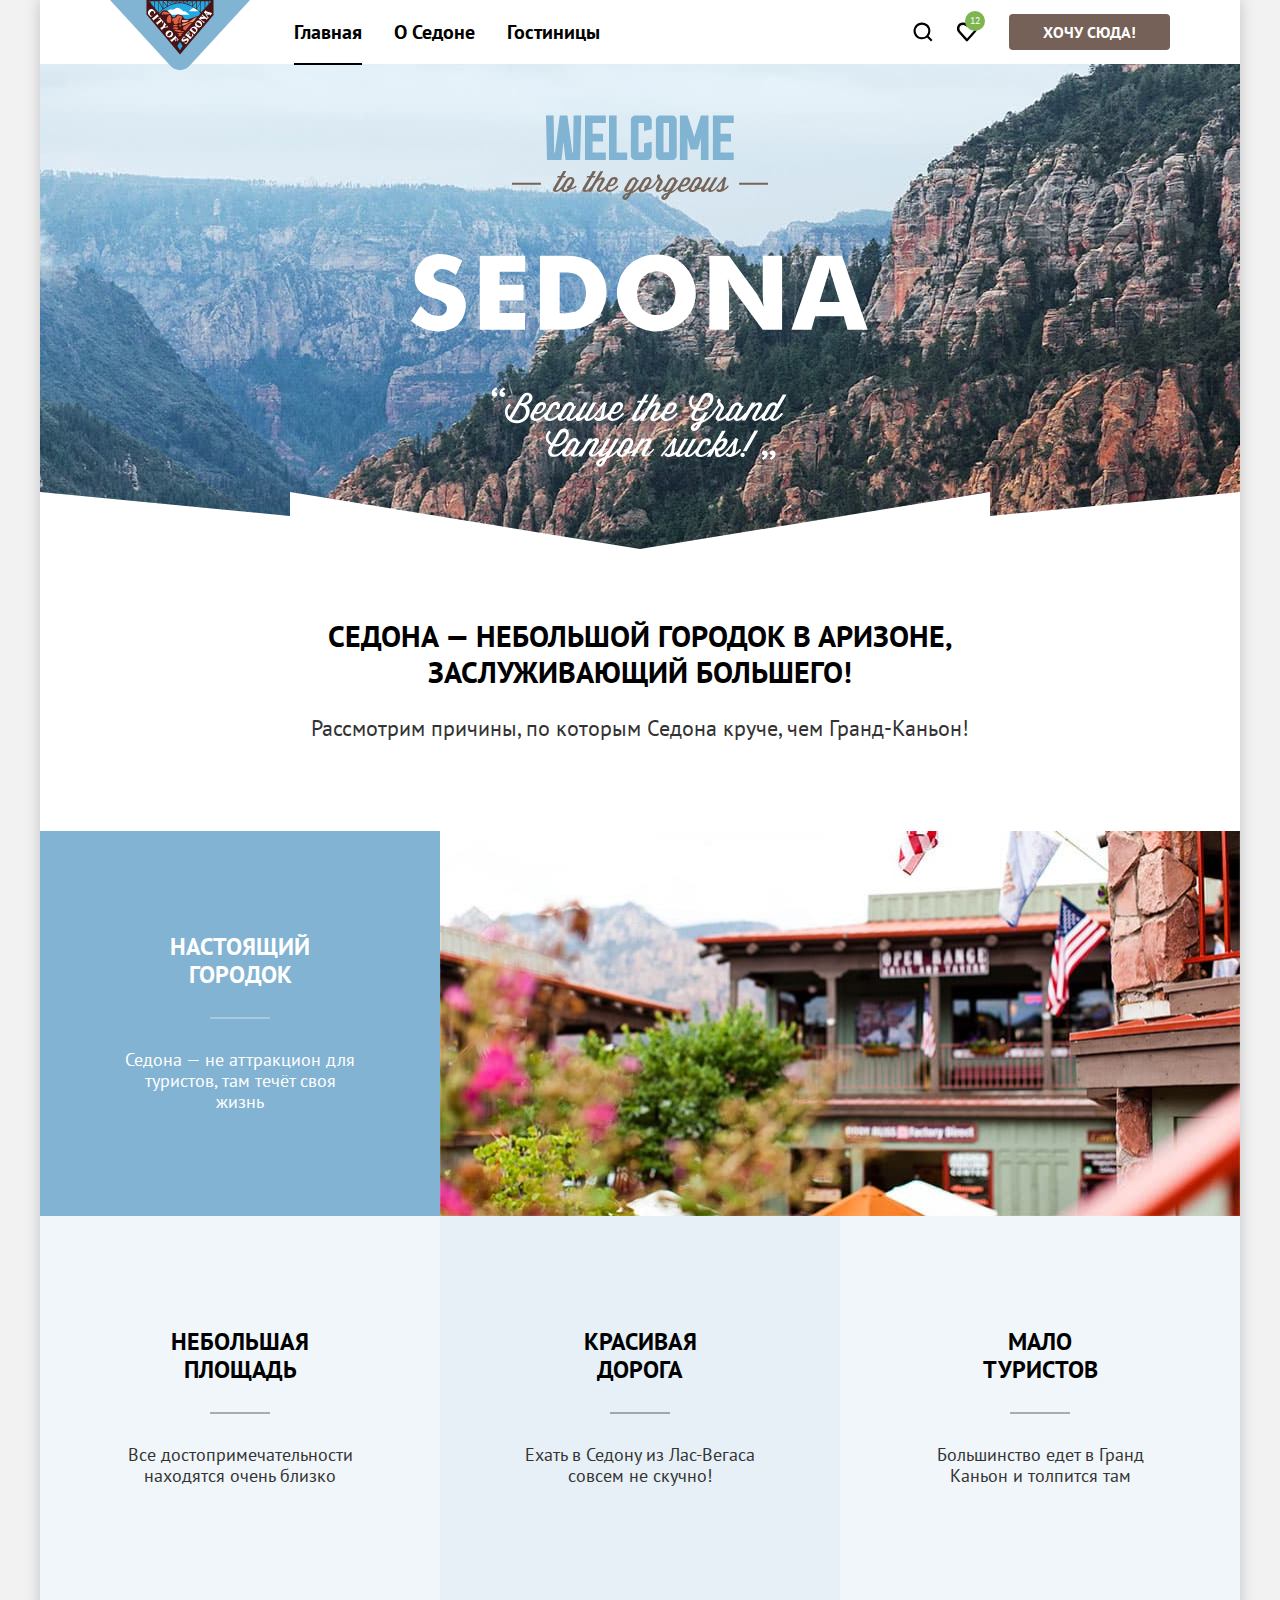
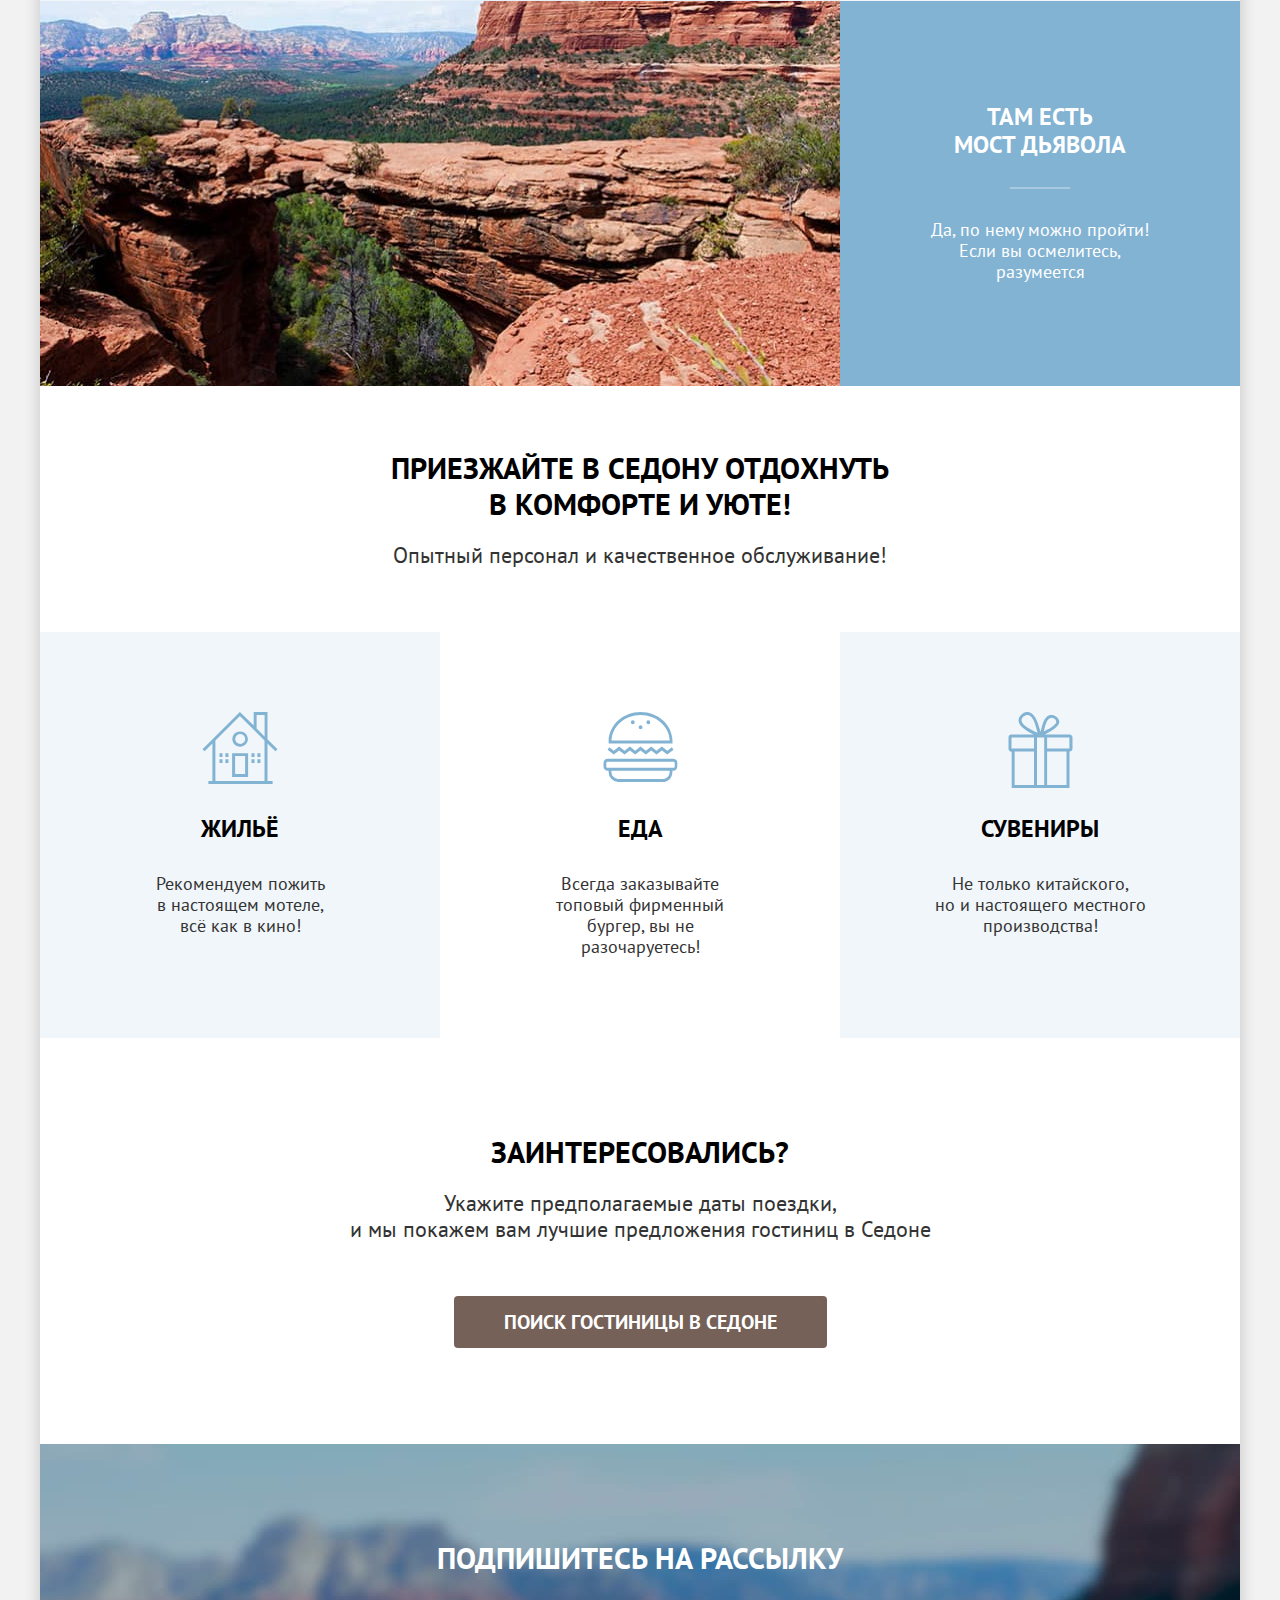
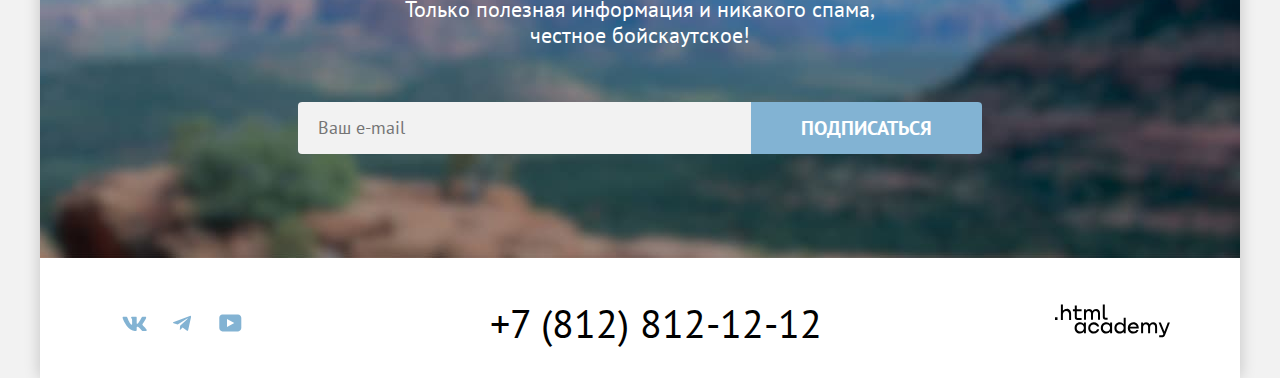
<file: index.html>
<!DOCTYPE html>
<html lang="ru">

  <head>
    <meta charset="utf-8">
    <title>HTML Academy: Седона</title>
    <link rel="stylesheet" href="./styles/styles.css">
    <link rel="icon" type="image/png" href="./images/favicon.png" sizes="32x32">
  </head>

  <body>
    <div class="page-container">
      <header class="main-header" data-test="header">
        <nav class="navigation">
          <a class="navigation-logo" href="./index.html">
            <img class="navigation-logo-img" width="140" height="70" alt="Логотип Седона."
              src="./images/header-logo.svg">
          </a>
          <ul class="navigation-list">
            <li class="navigation-item">
              <a class="navigation-link navigation-link-active" href="./index.html">Главная</a>
            </li>
            <li class="navigation-item">
              <a class="navigation-link" href="#">О Седоне</a>
            </li>
            <li class="navigation-item">
              <a class="navigation-link" href="./catalog.html">Гостиницы</a>
            </li>
          </ul>
        </nav>
        <div class="header-link-list">
          <a class="header-link-item header-link-search" href="#">
            <span class="visually-hidden">Поиск</span>
          </a>
          <a class="header-link-item header-link-favorite" href="#">
            <span class="visually-hidden">Избранное</span>
            <span class="favorite-counter">12</span>
          </a>
          <a class="btn basic-btn catalog-btn" href="./catalog.html">Хочу сюда!</a>
        </div>
      </header>

      <main class="main-index main-container" data-test="main">
        <section class="promo" data-test="hero">
          <h1 class="visually-hidden">Седона</h1>
          <img class="promo-logo" width="458" height="352" alt="Welcome to the gorgeous Sedona 'Because the Grand
            Canyon sucks!'." src="./images/index-promo-logo.svg">
        </section>
        <section class="about-sedona">
          <h2 class="about-sedona-title">Седона — небольшой городок в Аризоне,<br>
            заслуживающий большего!</h2>
          <p class="about-sedona-description">Рассмотрим причины, по которым Седона круче, чем Гранд-Каньон!</p>
        </section>
        <section class="advantages" data-test="advantages">
          <ul class="advantages-list">
            <li class="advantages-item advantages-item-dark-blue">
              <h3 class="advantages-title advantages-divider">Настоящий городок</h3>
              <p class="advantages-description">
                Седона — не аттракцион для туристов, там течёт своя жизнь
              </p>
            </li>
            <li class="advantages-item-img">
              <img class="advantages-img" width="800" height="384" alt="Кафе в Седоне." src="./images/sedona-cafe.jpg">
            </li>
            <li class="advantages-item advantages-item-light-blue">
              <h3 class="advantages-title advantages-divider">Небольшая площадь</h3>
              <p class="advantages-description">
                Все достопримечательности находятся очень близко
              </p>
            </li>
            <li class="advantages-item advantages-item-blue">
              <h3 class="advantages-title advantages-divider">Красивая дорога</h3>
              <p class="advantages-description">
                Ехать в Седону из Лас-Вегаса<br> совсем не скучно!
              </p>
            </li>
            <li class="advantages-item advantages-item-light-blue">
              <h3 class="advantages-title advantages-divider">Мало туристов</h3>
              <p class="advantages-description">
                Большинство едет в Гранд Каньон и толпится там
              </p>
            </li>
            <li class="advantages-item-img">
              <img class="advantages-img" width="800" height="384" alt="Мост дьявола." src="./images/devil-bridge.jpg">
            </li>
            <li class="advantages-item advantages-item-dark-blue">
              <h3 class="advantages-title advantages-divider">Там есть<br>мост дьявола</h3>
              <p class="advantages-description">
                Да, по нему можно пройти! Если вы осмелитесь, разумеется
              </p>
            </li>
          </ul>
        </section>
        <section class="about-sedona about-sedona-welcome">
          <h2 class="about-sedona-title about-title-welcome">Приезжайте в Седону отдохнуть в комфорте и уюте!</h2>
          <p class="about-sedona-description">Опытный персонал и качественное обслуживание!</p>
        </section>
        <section class="advantages">
          <ul class="advantages-list">
            <li class="advantages-item advantages-item-housing advantages-item-light-blue">
              <h3 class="advantages-title">Жильё</h3>
              <p class="advantages-description advantages-description-secondary">
                Рекомендуем пожить в настоящем мотеле,
                всё как в кино!
              </p>
            </li>
            <li class="advantages-item advantages-item-food">
              <h3 class="advantages-title">Еда</h3>
              <p class="advantages-description advantages-description-secondary">
                Всегда заказывайте<br>
                топовый фирменный бургер, вы не разочаруетесь!
              </p>
            </li>
            <li class="advantages-item advantages-item-souvenirs advantages-item-light-blue">
              <h3 class="advantages-title">Сувениры</h3>
              <p class="advantages-description advantages-description-secondary">
                Не только китайского,<br>
                но и настоящего местного производства!
              </p>
            </li>
          </ul>
        </section>
        <section class="about-sedona about-sedona-search" data-test="search">
          <h2 class="about-sedona-title about-title-search">Заинтересовались?</h2>
          <p class="about-sedona-description about-description-search">Укажите предполагаемые даты поездки,<br>
            и мы
            покажем вам лучшие предложения гостиниц в Седоне</p>
          <a class="btn basic-btn about-sedona-btn" href="./catalog.html">Поиск гостиницы в Седоне</a>
        </section>
        <section class="subscribe" data-test="subscribe">
          <h2 class="subscribe-title">Подпишитесь на рассылку</h2>
          <p class="subscribe-description">Только полезная информация и никакого спама, честное бойскаутское!</p>
          <form class="subscribe-form" action="https://echo.htmlacademy.ru/" method="post">
            <label class="visually-hidden" for="subscribe-email">Email</label>
            <input class="subscribe-field" type="email" placeholder="Ваш e-mail" name="subscribe-email"
              id="subscribe-email" required>
            <button class="btn secondary-btn subscribe-btn" type="submit">Подписаться</button>
          </form>
        </section>
      </main>
      <footer class="main-footer" data-test="footer">
        <div class="main-footer-container">
          <section class="footer-social">
            <h2 class="visually-hidden">Социальные сети</h2>
            <ul class="footer-social-list">
              <li class="footer-social-item">
                <a class="social-link" href="https://vk.com/htmlacademy">
                  <span class="visually-hidden">ВКонтакте</span>
                  <svg class="social-link-icon" aria-hidden="true" focusable="false" xmlns="http://www.w3.org/2000/svg"
                    width="25" height="15" viewBox="0 0 25 15" fill="none">
                    <path fill-rule="evenodd"
                      d="M24.1 1.8c.2-.5 0-1-.8-1h-2.6c-.7 0-1 .4-1.1.8 0 0-1.4 3.2-3.3 5.3-.6.6-.9.8-1.2.8-.2 0-.4-.2-.4-.8V1.8c0-.7-.2-1-.8-1h-4c-.5 0-.8.4-.8.6 0 .7 1 .8 1 2.6v3.8c0 .8 0 1-.4 1-.9 0-3-3.3-4.3-7-.3-.7-.5-1-1.2-1H1.6c-.8 0-1 .4-1 .8 0 .7 1 4 4.2 8.5C7 13.2 10 15 12.8 15c1.7 0 1.9-.4 1.9-1v-2.4c0-.7.2-.8.7-.8.4 0 1 .1 2.6 1.6 1.8 1.8 2 2.6 3 2.6h2.7c.7 0 1.1-.4 1-1.1-.3-.8-1.2-1.8-2.3-3-.6-.8-1.5-1.5-1.8-2-.4-.4-.3-.6 0-1 0 0 3.2-4.5 3.5-6Z"
                      clip-rule="evenodd" />
                  </svg>
                </a>
              </li>
              <li class="footer-social-item">
                <a class="social-link" href="https://t.me/htmlacademy">
                  <span class="visually-hidden">Телеграм</span>
                  <svg class="social-link-icon" aria-hidden="true" focusable="false" xmlns="http://www.w3.org/2000/svg"
                    width="18" height="17" viewBox="0 0 18 17" fill="none">
                    <path
                      d="M16.8 1 .8 7c-1 .4-1 1-.2 1.3l4.1 1.3 9.5-6c.5-.3.9-.1.5.2l-7.6 7-.3 4.1c.4 0 .6-.2.8-.4l2-2 4.1 3.1c.8.5 1.3.3 1.5-.7L18 2.2c.3-1-.4-1.6-1.1-1.2Z" />
                  </svg>
                </a>
              </li>
              <li class="footer-social-item">
                <a class="social-link social-link-youtube" href="https://www.youtube.com/user/htmlacademyru">
                  <span class="visually-hidden">Youtube</span>
                  <svg class="social-link-icon" aria-hidden="true" focusable="false" xmlns="http://www.w3.org/2000/svg"
                    width="23" height="18" viewBox="0 0 23 18" fill="none">
                    <path
                      d="M19 .4H3.4C1.6.4.3 2 .3 3.8v10c0 2 1.3 3.6 3.2 3.6h15.7c1.6 0 3.1-1.6 3.1-3.4V3.8C22.1 2 20.8.4 19 .4ZM8 12.9v-8l7.3 4-7.3 4Z" />
                  </svg>
                </a>
              </li>
            </ul>
          </section>
          <section class="footer-phone">
            <h2 class="visually-hidden">Контактный телефон</h2>
            <a class="footer-phone-link" href="tel:+78128121212">+7 (812) 812-12-12</a>
          </section>
          <section class="footer-logo">
            <h2 class="visually-hidden">Ссылка на html academy</h2>
            <a class="footer-logo-link" href="https://htmlacademy.ru/">
              <svg class="footer-logo-img" xmlns="http://www.w3.org/2000/svg" aria-hidden="true" focusable="false"
                width="115" height="34" viewBox="0 0 115 34" fill="none">
                <path
                  d="M0 13.3v2.6h2.5v-2.6H0ZM11.6 4.9c-1.6 0-2.8.7-3.6 1.7h-.1V.4h-2v15.5h2v-5.3C7.9 8.5 9.2 7 11.2 7c1.8 0 2.9 1.4 2.9 3.2v5.7h2V9.8c.1-3-1.8-5-4.5-5ZM26.6 5.2h-4.8V1.5h-2v3.8h-1.9v2h1.9v6c0 1.7 1 2.7 2.7 2.7h4.1v-2h-3.7c-.7 0-1.1-.4-1.1-1.1V7.2h4.8v-2ZM41.1 5c-1.6 0-2.9.8-3.5 2h-.1a3.7 3.7 0 0 0-3.4-2c-1.4 0-2.5.8-3.1 1.8h-.1V5.2H29v10.6h2v-5.4c0-2 1-3.5 2.6-3.5 1.5 0 2.4 1 2.4 2.6v6.3h2v-5.6c0-2.4 1.4-3.3 2.6-3.3 1.5 0 2.4 1 2.4 2.6v6.3h2V9.3c.1-2.5-1.4-4.3-3.9-4.3ZM47.8 13c0 1.8 1 2.8 2.8 2.8h2v-2h-1.7c-.7 0-1.1-.4-1.1-1.1V.4h-2V13ZM28.9 20a4.9 4.9 0 0 0-3.9-1.7c-3.1 0-5.4 2.3-5.4 5.6s2.3 5.6 5.4 5.6c1.8 0 3-.8 3.8-2h.1v1.7h2V18.6h-2V20Zm-3.6 7.5a3.5 3.5 0 0 1-3.6-3.6c0-2 1.4-3.6 3.6-3.6s3.6 1.6 3.6 3.6c0 1.9-1.4 3.6-3.6 3.6ZM44.2 22.4c-.5-2.4-2.6-4.1-5.4-4.1a5.4 5.4 0 0 0-5.6 5.6c0 3 2.2 5.6 5.6 5.6 2.8 0 4.9-1.8 5.4-4.2h-2.1a3.4 3.4 0 0 1-3.3 2.3 3.5 3.5 0 0 1-3.6-3.6c0-2 1.4-3.6 3.6-3.6 1.6 0 2.8 1 3.3 2.2h2.1v-.2ZM55.1 20a4.9 4.9 0 0 0-3.9-1.7c-3.1 0-5.4 2.3-5.4 5.6s2.3 5.6 5.4 5.6c1.8 0 3-.8 3.8-2h.1v1.7h2V18.6h-2V20Zm-3.6 7.5a3.5 3.5 0 0 1-3.6-3.6c0-2 1.4-3.6 3.6-3.6s3.6 1.6 3.6 3.6c0 1.9-1.5 3.6-3.6 3.6ZM68.7 20.2a5 5 0 0 0-3.9-2c-3.1 0-5.4 2.4-5.4 5.7 0 3.3 2.2 5.6 5.4 5.6 1.7 0 3-.8 3.8-1.8h.1v1.5h2V13.8h-2v6.4Zm-3.6 7.3a3.5 3.5 0 0 1-3.6-3.6c0-2 1.4-3.6 3.6-3.6s3.6 1.6 3.6 3.6c-.1 2-1.5 3.6-3.6 3.6ZM78.3 18.3a5.4 5.4 0 0 0-5.5 5.6c0 3 2.1 5.6 5.5 5.6 2.5 0 4.5-1.3 5.2-3.6h-2.1c-.5 1-1.6 1.6-3 1.6-1.9 0-3.3-1.3-3.4-3h8.8c.2-3.5-2-6.2-5.5-6.2Zm0 1.9c1.7 0 3 1 3.3 2.6h-6.5a3.2 3.2 0 0 1 3.2-2.6ZM98.2 18.3a4 4 0 0 0-3.6 2h-.1c-.6-1.2-1.8-2-3.4-2-1.4 0-2.5.7-3.1 1.8v-1.5h-1.9v10.6h2v-5.4c0-2 1-3.4 2.6-3.5 1.5 0 2.4 1 2.4 2.6v6.3h2v-5.6c0-2.4 1.4-3.3 2.6-3.3 1.5 0 2.4 1 2.4 2.6v6.3h2v-6.5c.1-2.6-1.4-4.4-3.9-4.4ZM109.4 27.4l-3.6-9h-2.2l4.8 11.7c-.3.9-.7 1.2-1.7 1.2h-2.5v2h2.5c1.8 0 2.8-.8 3.5-2.6l4.7-12.2h-2.1l-3.4 8.9Z" />
              </svg>
            </a>
          </section>
        </div>
      </footer>
    </div>
    <!-- Чтобы модальное окно отображалось, необходимо убрать класс modal-closed -->
    <div class="modal modal-closed">
      <div class="modal-dialog">
        <header class="modal-header">
          <h2 class="modal-title">Поиск гостиницы в седоне</h2>
          <button class="modal-close" type="button">
            <span class="visually-hidden">Закрыть</span>
            <svg class="modal-close-icon" xmlns="http://www.w3.org/2000/svg" aria-hidden="true" focusable="false"
              width="15" height="14" viewBox="0 0 15 14" fill="none">
              <path
                d="M14.4 1.3 13.1 0 7.4 5.7 1.68 0 .39 1.3 6.1 7 .4 12.7 1.68 14l5.7-5.7L13.1 14l1.3-1.3L8.68 7l5.7-5.7Z" />
            </svg>
          </button>
        </header>
        <section class="modal-content">
          <h3 class="visually-hidden">Форма поиска отелей в Седоне</h3>
          <form class="modal-form" action="https://echo.htmlacademy.ru/" method="post">
            <label class="modal-input-description" for="in-date">Дата Заезда:</label>
            <input class="modal-input" type="text" name="in-out-dates" id="in-date" placeholder="Укажите дату" required>
            <p class="modal-input-info modal-input-error">Мы не можем отправить вас в прошлое.</p>
            <label class="modal-input-description" for="out-date">Дата Выезда:</label>
            <input class="modal-input" type="text" name="in-out-dates" id="out-date" placeholder="Укажите дату"
              required>
            <p class="modal-input-info">На эти даты есть свободные номера. Пока есть.</p>
            <label class="modal-input-description" for="adults">Взрослые:</label>
            <div class="modal-counter">
              <button class="modal-counter-btn modal-counter-btn-minus" type="button">
                <span class="visually-hidden">Уменьшить количество взрослых</span>
                <svg class="modal-counter-icon" xmlns="http://www.w3.org/2000/svg" width="15" height="2"
                  aria-hidden="true" focusable="false" viewBox="0 0 15 2" fill="none">
                  <path d="M.4 0v2h14V0H.4Z" />
                </svg>
              </button>
              <input class="modal-counter-input" type="number" name="people" id="adults" required>
              <button class="modal-counter-btn modal-counter-btn-plus" type="button">
                <span class="visually-hidden">Увеличить количество взрослых</span>
                <svg class="modal-counter-icon" xmlns="http://www.w3.org/2000/svg" width="14" height="14"
                  aria-hidden="true" focusable="false" viewBox="0 0 14 14" fill="none">
                  <path d="M14 6H8V0H6v6H0v2h6v6h2V8h6V6Z" />
                </svg>
              </button>
            </div>
            <span class="modal-input-description input-description-children input-description-icon">
              <label class="modal-input-description" for="children">Дети:</label>
              <span class="modal-tooltip">
                <button class="modal-tooltip-toggle" type="button" aria-labelledby="tooltip-label-children"></button>
                <span class="modal-tooltip-text" role="tooltip" id="tooltip-label-children">
                  Укажите количество детей, которые будут с вами, возраст которых от 6 до
                  18 лет. Дети до 6 лет размещаются бесплатно.</span>
              </span>
            </span>
            <div class="modal-counter">
              <button class="modal-counter-btn modal-counter-btn-minus" type="button">
                <span class="visually-hidden">Уменьшить количество детей</span>
                <svg class="modal-counter-icon" xmlns="http://www.w3.org/2000/svg" width="15" height="2"
                  aria-hidden="true" focusable="false" viewBox="0 0 15 2" fill="none">
                  <path d="M.4 0v2h14V0H.4Z" />
                </svg>
              </button>
              <input class="modal-counter-input" type="number" name="people" id="children" required>
              <button class="modal-counter-btn modal-counter-btn-plus" type="button">
                <span class="visually-hidden">Увеличить количество детей</span>
                <svg class="modal-counter-icon" xmlns="http://www.w3.org/2000/svg" width="14" height="14"
                  aria-hidden="true" focusable="false" viewBox="0 0 14 14" fill="none">
                  <path d="M14 6H8V0H6v6H0v2h6v6h2V8h6V6Z" />
                </svg>
              </button>
            </div>
            <button class="btn secondary-btn modal-button-search" type="submit">Найти</button>
          </form>
        </section>
      </div>
    </div>
  </body>

</html>
</file>
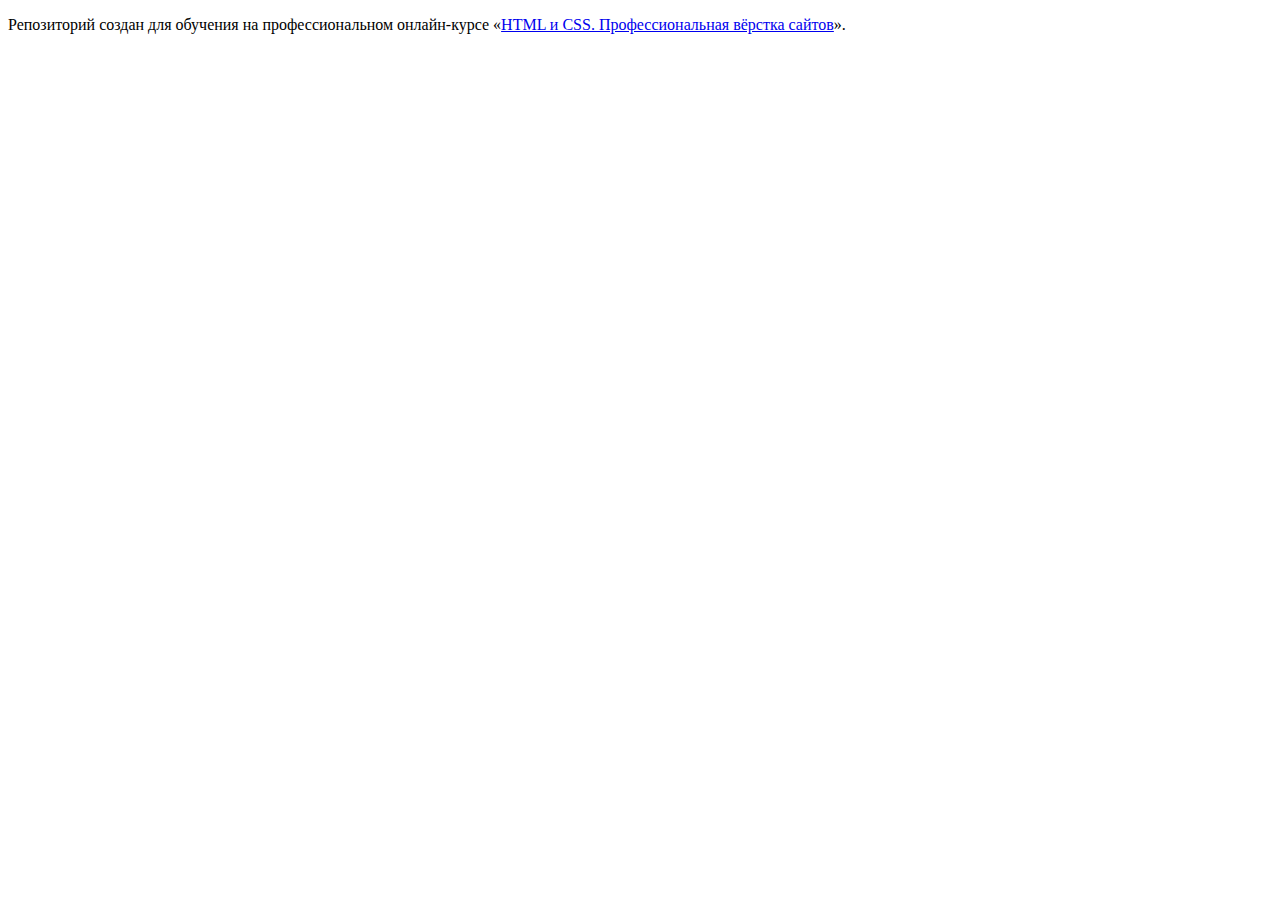
<file: 1/index.html>
<!DOCTYPE html>
<html lang="ru">
  <head>
    <meta charset="utf-8">
    <title>HTML Academy: Седона</title>
    <base href="https://htmlacademy-htmlcss.github.io/2277687-sedona-36/1/">
</head>
  <body>

    <p>Репозиторий создан для обучения на профессиональном онлайн‑курсе «<a href="https://htmlacademy.ru/intensive/htmlcss">HTML и CSS. Профессиональная вёрстка сайтов</a>».</p>

  </body>
</html>
</file>
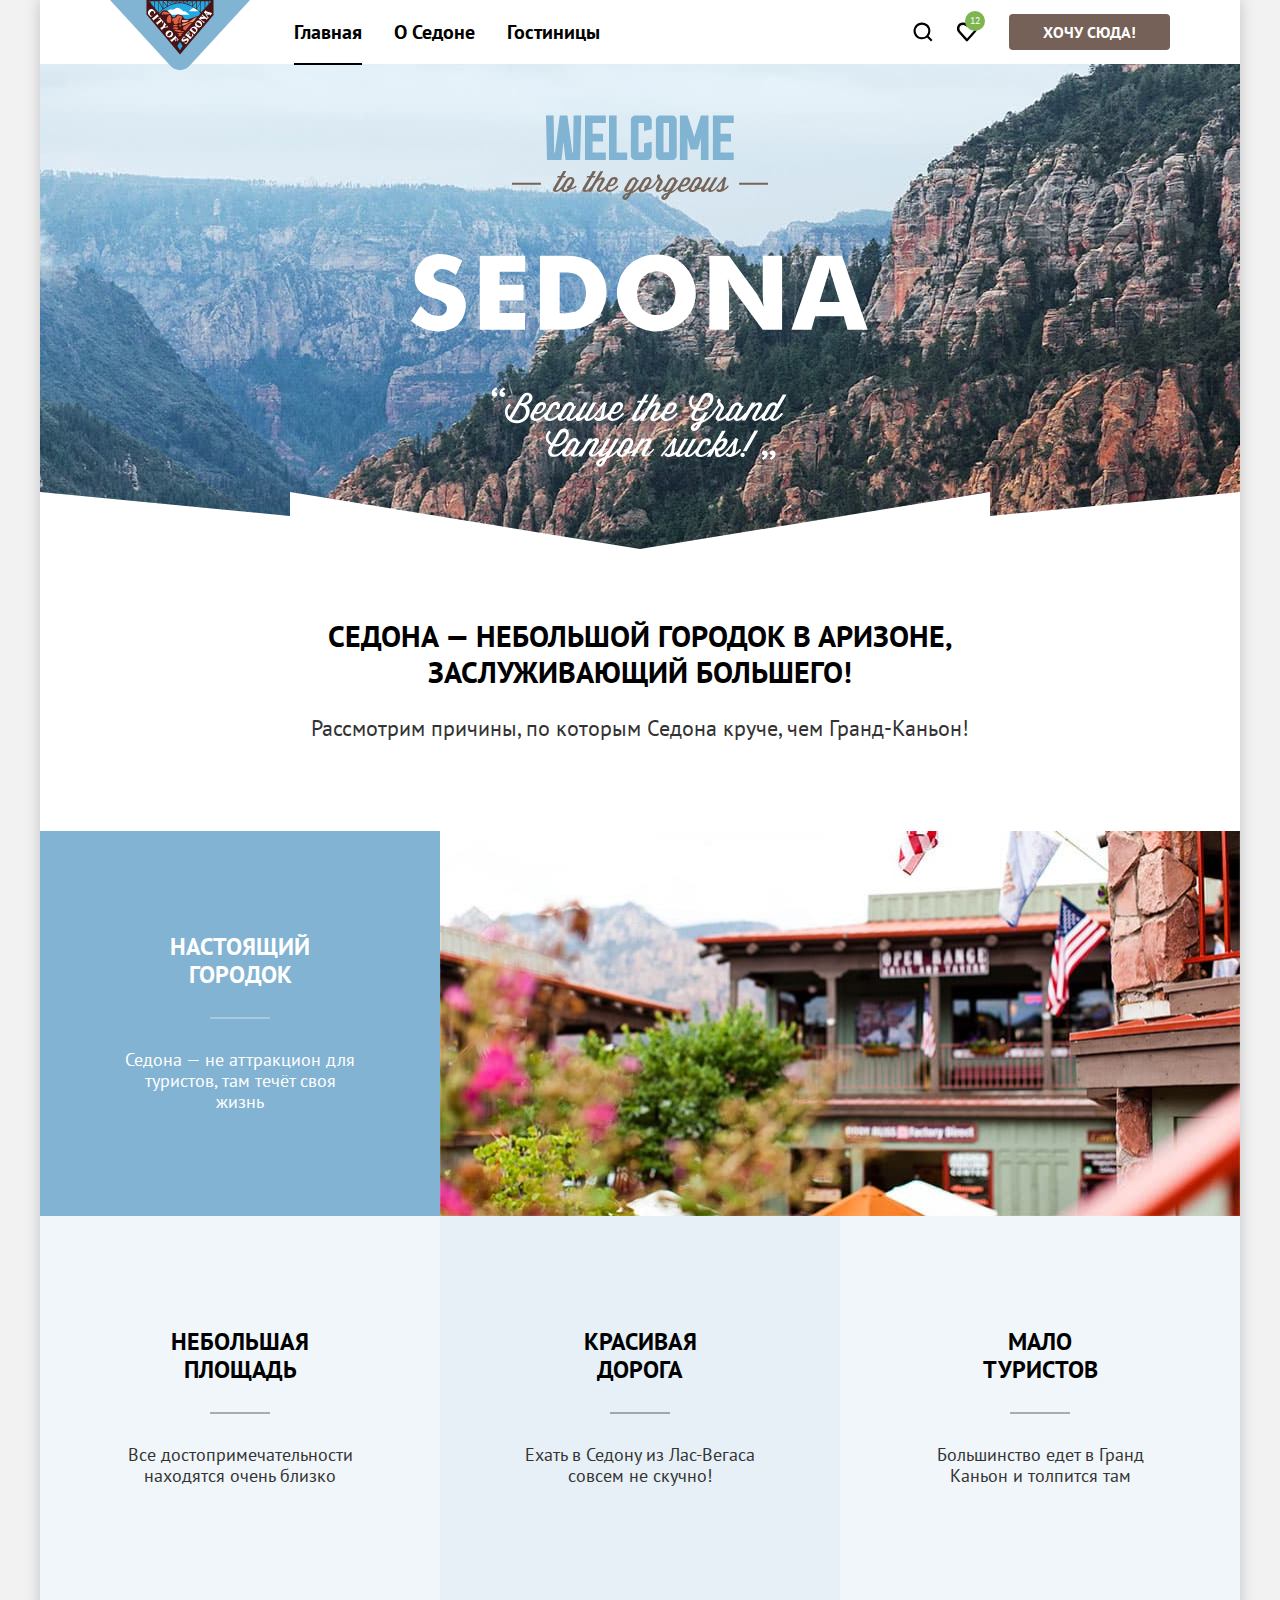
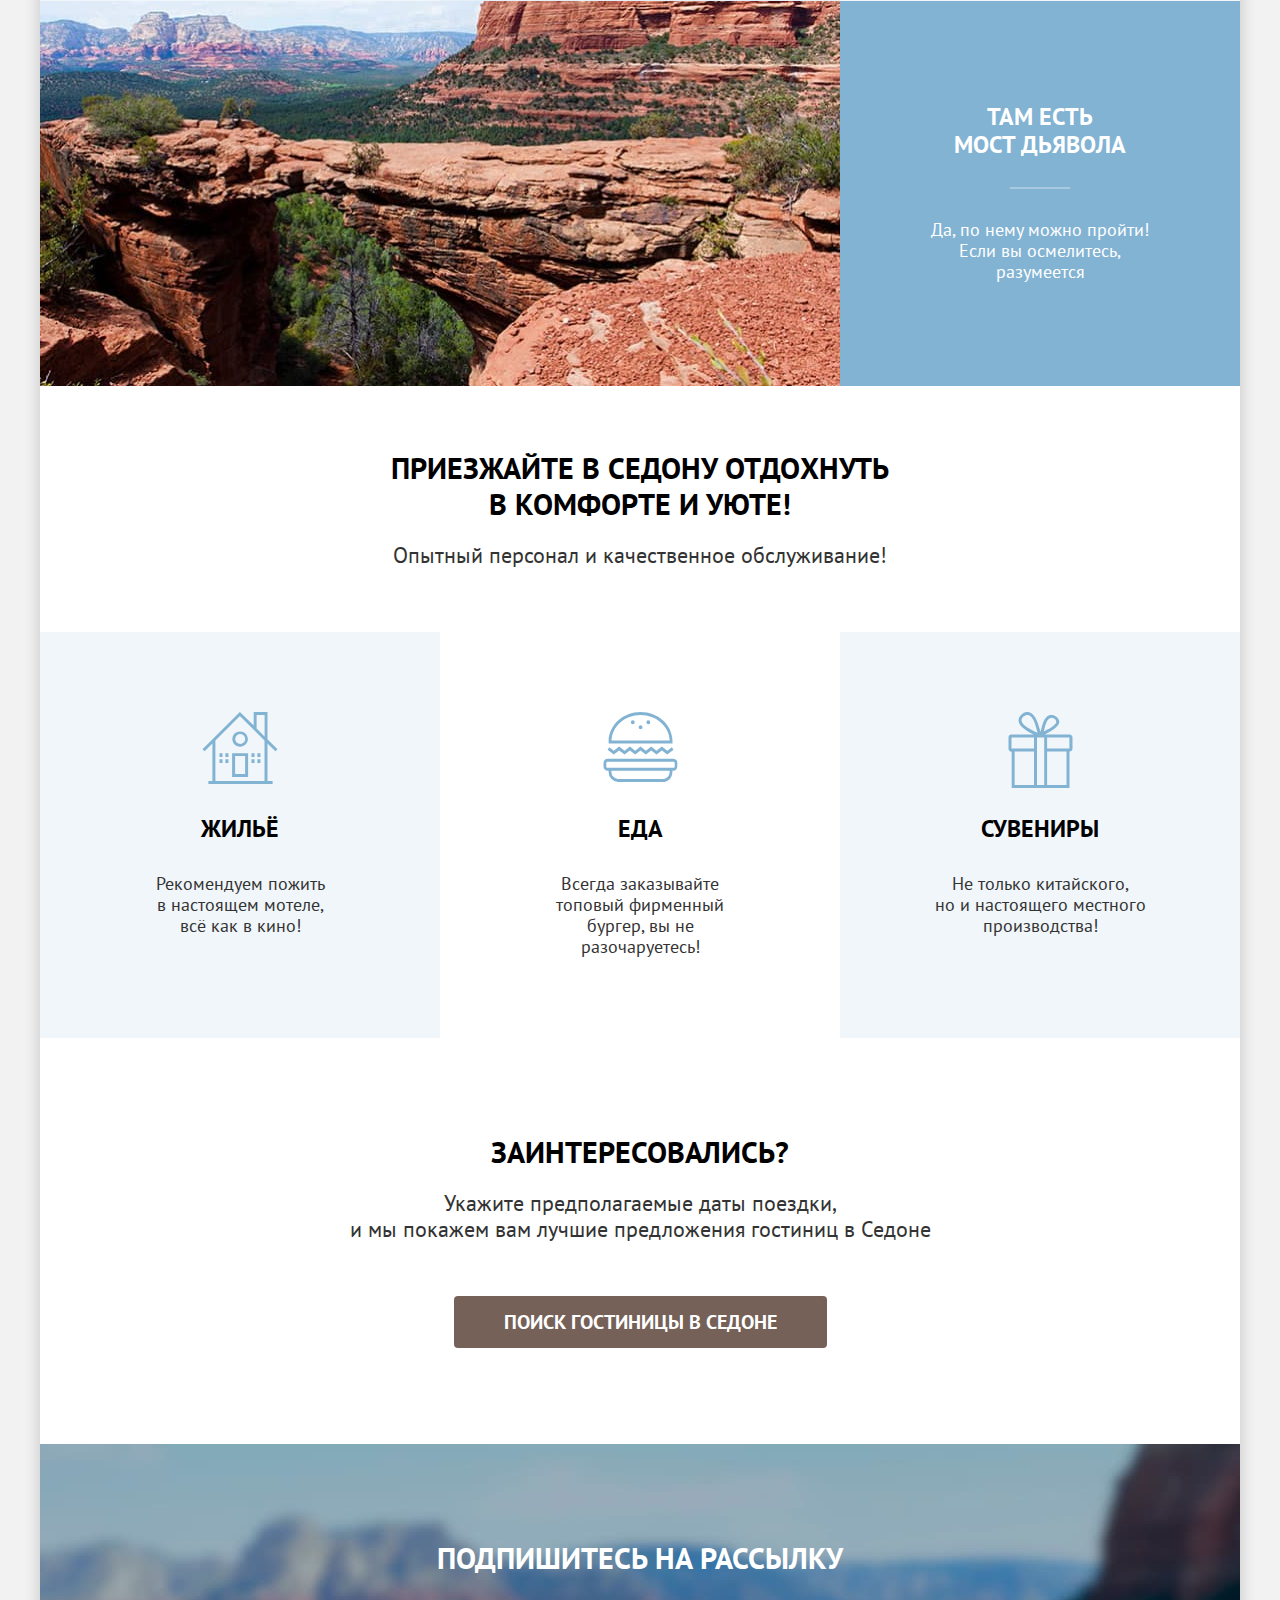
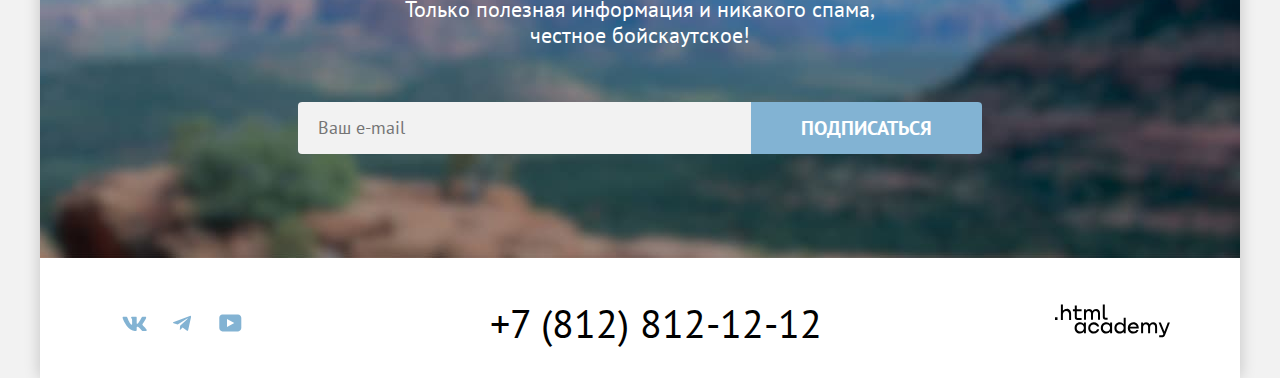
<file: master/index.html>
<!DOCTYPE html>
<html lang="ru">

  <head>
    <meta charset="utf-8">
    <title>HTML Academy: Седона</title>
    <link rel="stylesheet" href="./styles/styles.css">
    <link rel="icon" type="image/png" href="./images/favicon.png" sizes="32x32">
    <base href="https://htmlacademy-htmlcss.github.io/2277687-sedona-36/master/">
</head>

  <body>
    <div class="page-container">
      <header class="main-header" data-test="header">
        <nav class="navigation">
          <a class="navigation-logo" href="./index.html">
            <img class="navigation-logo-img" width="140" height="70" alt="Логотип Седона."
              src="./images/header-logo.svg">
          </a>
          <ul class="navigation-list">
            <li class="navigation-item">
              <a class="navigation-link navigation-link-active" href="./index.html">Главная</a>
            </li>
            <li class="navigation-item">
              <a class="navigation-link" href="#">О Седоне</a>
            </li>
            <li class="navigation-item">
              <a class="navigation-link" href="./catalog.html">Гостиницы</a>
            </li>
          </ul>
        </nav>
        <div class="header-link-list">
          <a class="header-link-item header-link-search" href="#">
            <span class="visually-hidden">Поиск</span>
          </a>
          <a class="header-link-item header-link-favorite" href="#">
            <span class="visually-hidden">Избранное</span>
            <span class="favorite-counter">12</span>
          </a>
          <a class="btn basic-btn catalog-btn" href="./catalog.html">Хочу сюда!</a>
        </div>
      </header>

      <main class="main-index main-container" data-test="main">
        <section class="promo" data-test="hero">
          <h1 class="visually-hidden">Седона</h1>
          <img class="promo-logo" width="458" height="352" alt="Welcome to the gorgeous Sedona 'Because the Grand
            Canyon sucks!'." src="./images/index-promo-logo.svg">
        </section>
        <section class="about-sedona">
          <h2 class="about-sedona-title">Седона — небольшой городок в Аризоне,<br>
            заслуживающий большего!</h2>
          <p class="about-sedona-description">Рассмотрим причины, по которым Седона круче, чем Гранд-Каньон!</p>
        </section>
        <section class="advantages" data-test="advantages">
          <ul class="advantages-list">
            <li class="advantages-item advantages-item-dark-blue">
              <h3 class="advantages-title advantages-divider">Настоящий городок</h3>
              <p class="advantages-description">
                Седона — не аттракцион для туристов, там течёт своя жизнь
              </p>
            </li>
            <li class="advantages-item-img">
              <img class="advantages-img" width="800" height="384" alt="Кафе в Седоне." src="./images/sedona-cafe.jpg">
            </li>
            <li class="advantages-item advantages-item-light-blue">
              <h3 class="advantages-title advantages-divider">Небольшая площадь</h3>
              <p class="advantages-description">
                Все достопримечательности находятся очень близко
              </p>
            </li>
            <li class="advantages-item advantages-item-blue">
              <h3 class="advantages-title advantages-divider">Красивая дорога</h3>
              <p class="advantages-description">
                Ехать в Седону из Лас-Вегаса<br> совсем не скучно!
              </p>
            </li>
            <li class="advantages-item advantages-item-light-blue">
              <h3 class="advantages-title advantages-divider">Мало туристов</h3>
              <p class="advantages-description">
                Большинство едет в Гранд Каньон и толпится там
              </p>
            </li>
            <li class="advantages-item-img">
              <img class="advantages-img" width="800" height="384" alt="Мост дьявола." src="./images/devil-bridge.jpg">
            </li>
            <li class="advantages-item advantages-item-dark-blue">
              <h3 class="advantages-title advantages-divider">Там есть<br>мост дьявола</h3>
              <p class="advantages-description">
                Да, по нему можно пройти! Если вы осмелитесь, разумеется
              </p>
            </li>
          </ul>
        </section>
        <section class="about-sedona about-sedona-welcome">
          <h2 class="about-sedona-title about-title-welcome">Приезжайте в Седону отдохнуть в комфорте и уюте!</h2>
          <p class="about-sedona-description">Опытный персонал и качественное обслуживание!</p>
        </section>
        <section class="advantages">
          <ul class="advantages-list">
            <li class="advantages-item advantages-item-housing advantages-item-light-blue">
              <h3 class="advantages-title">Жильё</h3>
              <p class="advantages-description advantages-description-secondary">
                Рекомендуем пожить в настоящем мотеле,
                всё как в кино!
              </p>
            </li>
            <li class="advantages-item advantages-item-food">
              <h3 class="advantages-title">Еда</h3>
              <p class="advantages-description advantages-description-secondary">
                Всегда заказывайте<br>
                топовый фирменный бургер, вы не разочаруетесь!
              </p>
            </li>
            <li class="advantages-item advantages-item-souvenirs advantages-item-light-blue">
              <h3 class="advantages-title">Сувениры</h3>
              <p class="advantages-description advantages-description-secondary">
                Не только китайского,<br>
                но и настоящего местного производства!
              </p>
            </li>
          </ul>
        </section>
        <section class="about-sedona about-sedona-search" data-test="search">
          <h2 class="about-sedona-title about-title-search">Заинтересовались?</h2>
          <p class="about-sedona-description about-description-search">Укажите предполагаемые даты поездки,<br>
            и мы
            покажем вам лучшие предложения гостиниц в Седоне</p>
          <a class="btn basic-btn about-sedona-btn" href="./catalog.html">Поиск гостиницы в Седоне</a>
        </section>
        <section class="subscribe" data-test="subscribe">
          <h2 class="subscribe-title">Подпишитесь на рассылку</h2>
          <p class="subscribe-description">Только полезная информация и никакого спама, честное бойскаутское!</p>
          <form class="subscribe-form" action="https://echo.htmlacademy.ru/" method="post">
            <label class="visually-hidden" for="subscribe-email">Email</label>
            <input class="subscribe-field" type="email" placeholder="Ваш e-mail" name="subscribe-email"
              id="subscribe-email" required>
            <button class="btn secondary-btn subscribe-btn" type="submit">Подписаться</button>
          </form>
        </section>
      </main>
      <footer class="main-footer" data-test="footer">
        <div class="main-footer-container">
          <section class="footer-social">
            <h2 class="visually-hidden">Социальные сети</h2>
            <ul class="footer-social-list">
              <li class="footer-social-item">
                <a class="social-link" href="https://vk.com/htmlacademy">
                  <span class="visually-hidden">ВКонтакте</span>
                  <svg class="social-link-icon" aria-hidden="true" focusable="false" xmlns="http://www.w3.org/2000/svg"
                    width="25" height="15" viewBox="0 0 25 15" fill="none">
                    <path fill-rule="evenodd"
                      d="M24.1 1.8c.2-.5 0-1-.8-1h-2.6c-.7 0-1 .4-1.1.8 0 0-1.4 3.2-3.3 5.3-.6.6-.9.8-1.2.8-.2 0-.4-.2-.4-.8V1.8c0-.7-.2-1-.8-1h-4c-.5 0-.8.4-.8.6 0 .7 1 .8 1 2.6v3.8c0 .8 0 1-.4 1-.9 0-3-3.3-4.3-7-.3-.7-.5-1-1.2-1H1.6c-.8 0-1 .4-1 .8 0 .7 1 4 4.2 8.5C7 13.2 10 15 12.8 15c1.7 0 1.9-.4 1.9-1v-2.4c0-.7.2-.8.7-.8.4 0 1 .1 2.6 1.6 1.8 1.8 2 2.6 3 2.6h2.7c.7 0 1.1-.4 1-1.1-.3-.8-1.2-1.8-2.3-3-.6-.8-1.5-1.5-1.8-2-.4-.4-.3-.6 0-1 0 0 3.2-4.5 3.5-6Z"
                      clip-rule="evenodd" />
                  </svg>
                </a>
              </li>
              <li class="footer-social-item">
                <a class="social-link" href="https://t.me/htmlacademy">
                  <span class="visually-hidden">Телеграм</span>
                  <svg class="social-link-icon" aria-hidden="true" focusable="false" xmlns="http://www.w3.org/2000/svg"
                    width="18" height="17" viewBox="0 0 18 17" fill="none">
                    <path
                      d="M16.8 1 .8 7c-1 .4-1 1-.2 1.3l4.1 1.3 9.5-6c.5-.3.9-.1.5.2l-7.6 7-.3 4.1c.4 0 .6-.2.8-.4l2-2 4.1 3.1c.8.5 1.3.3 1.5-.7L18 2.2c.3-1-.4-1.6-1.1-1.2Z" />
                  </svg>
                </a>
              </li>
              <li class="footer-social-item">
                <a class="social-link social-link-youtube" href="https://www.youtube.com/user/htmlacademyru">
                  <span class="visually-hidden">Youtube</span>
                  <svg class="social-link-icon" aria-hidden="true" focusable="false" xmlns="http://www.w3.org/2000/svg"
                    width="23" height="18" viewBox="0 0 23 18" fill="none">
                    <path
                      d="M19 .4H3.4C1.6.4.3 2 .3 3.8v10c0 2 1.3 3.6 3.2 3.6h15.7c1.6 0 3.1-1.6 3.1-3.4V3.8C22.1 2 20.8.4 19 .4ZM8 12.9v-8l7.3 4-7.3 4Z" />
                  </svg>
                </a>
              </li>
            </ul>
          </section>
          <section class="footer-phone">
            <h2 class="visually-hidden">Контактный телефон</h2>
            <a class="footer-phone-link" href="tel:+78128121212">+7 (812) 812-12-12</a>
          </section>
          <section class="footer-logo">
            <h2 class="visually-hidden">Ссылка на html academy</h2>
            <a class="footer-logo-link" href="https://htmlacademy.ru/">
              <svg class="footer-logo-img" xmlns="http://www.w3.org/2000/svg" aria-hidden="true" focusable="false"
                width="115" height="34" viewBox="0 0 115 34" fill="none">
                <path
                  d="M0 13.3v2.6h2.5v-2.6H0ZM11.6 4.9c-1.6 0-2.8.7-3.6 1.7h-.1V.4h-2v15.5h2v-5.3C7.9 8.5 9.2 7 11.2 7c1.8 0 2.9 1.4 2.9 3.2v5.7h2V9.8c.1-3-1.8-5-4.5-5ZM26.6 5.2h-4.8V1.5h-2v3.8h-1.9v2h1.9v6c0 1.7 1 2.7 2.7 2.7h4.1v-2h-3.7c-.7 0-1.1-.4-1.1-1.1V7.2h4.8v-2ZM41.1 5c-1.6 0-2.9.8-3.5 2h-.1a3.7 3.7 0 0 0-3.4-2c-1.4 0-2.5.8-3.1 1.8h-.1V5.2H29v10.6h2v-5.4c0-2 1-3.5 2.6-3.5 1.5 0 2.4 1 2.4 2.6v6.3h2v-5.6c0-2.4 1.4-3.3 2.6-3.3 1.5 0 2.4 1 2.4 2.6v6.3h2V9.3c.1-2.5-1.4-4.3-3.9-4.3ZM47.8 13c0 1.8 1 2.8 2.8 2.8h2v-2h-1.7c-.7 0-1.1-.4-1.1-1.1V.4h-2V13ZM28.9 20a4.9 4.9 0 0 0-3.9-1.7c-3.1 0-5.4 2.3-5.4 5.6s2.3 5.6 5.4 5.6c1.8 0 3-.8 3.8-2h.1v1.7h2V18.6h-2V20Zm-3.6 7.5a3.5 3.5 0 0 1-3.6-3.6c0-2 1.4-3.6 3.6-3.6s3.6 1.6 3.6 3.6c0 1.9-1.4 3.6-3.6 3.6ZM44.2 22.4c-.5-2.4-2.6-4.1-5.4-4.1a5.4 5.4 0 0 0-5.6 5.6c0 3 2.2 5.6 5.6 5.6 2.8 0 4.9-1.8 5.4-4.2h-2.1a3.4 3.4 0 0 1-3.3 2.3 3.5 3.5 0 0 1-3.6-3.6c0-2 1.4-3.6 3.6-3.6 1.6 0 2.8 1 3.3 2.2h2.1v-.2ZM55.1 20a4.9 4.9 0 0 0-3.9-1.7c-3.1 0-5.4 2.3-5.4 5.6s2.3 5.6 5.4 5.6c1.8 0 3-.8 3.8-2h.1v1.7h2V18.6h-2V20Zm-3.6 7.5a3.5 3.5 0 0 1-3.6-3.6c0-2 1.4-3.6 3.6-3.6s3.6 1.6 3.6 3.6c0 1.9-1.5 3.6-3.6 3.6ZM68.7 20.2a5 5 0 0 0-3.9-2c-3.1 0-5.4 2.4-5.4 5.7 0 3.3 2.2 5.6 5.4 5.6 1.7 0 3-.8 3.8-1.8h.1v1.5h2V13.8h-2v6.4Zm-3.6 7.3a3.5 3.5 0 0 1-3.6-3.6c0-2 1.4-3.6 3.6-3.6s3.6 1.6 3.6 3.6c-.1 2-1.5 3.6-3.6 3.6ZM78.3 18.3a5.4 5.4 0 0 0-5.5 5.6c0 3 2.1 5.6 5.5 5.6 2.5 0 4.5-1.3 5.2-3.6h-2.1c-.5 1-1.6 1.6-3 1.6-1.9 0-3.3-1.3-3.4-3h8.8c.2-3.5-2-6.2-5.5-6.2Zm0 1.9c1.7 0 3 1 3.3 2.6h-6.5a3.2 3.2 0 0 1 3.2-2.6ZM98.2 18.3a4 4 0 0 0-3.6 2h-.1c-.6-1.2-1.8-2-3.4-2-1.4 0-2.5.7-3.1 1.8v-1.5h-1.9v10.6h2v-5.4c0-2 1-3.4 2.6-3.5 1.5 0 2.4 1 2.4 2.6v6.3h2v-5.6c0-2.4 1.4-3.3 2.6-3.3 1.5 0 2.4 1 2.4 2.6v6.3h2v-6.5c.1-2.6-1.4-4.4-3.9-4.4ZM109.4 27.4l-3.6-9h-2.2l4.8 11.7c-.3.9-.7 1.2-1.7 1.2h-2.5v2h2.5c1.8 0 2.8-.8 3.5-2.6l4.7-12.2h-2.1l-3.4 8.9Z" />
              </svg>
            </a>
          </section>
        </div>
      </footer>
    </div>
    <!-- Чтобы модальное окно отображалось, необходимо убрать класс modal-closed -->
    <div class="modal modal-closed">
      <div class="modal-dialog">
        <header class="modal-header">
          <h2 class="modal-title">Поиск гостиницы в седоне</h2>
          <button class="modal-close" type="button">
            <span class="visually-hidden">Закрыть</span>
            <svg class="modal-close-icon" xmlns="http://www.w3.org/2000/svg" aria-hidden="true" focusable="false"
              width="15" height="14" viewBox="0 0 15 14" fill="none">
              <path
                d="M14.4 1.3 13.1 0 7.4 5.7 1.68 0 .39 1.3 6.1 7 .4 12.7 1.68 14l5.7-5.7L13.1 14l1.3-1.3L8.68 7l5.7-5.7Z" />
            </svg>
          </button>
        </header>
        <section class="modal-content">
          <h3 class="visually-hidden">Форма поиска отелей в Седоне</h3>
          <form class="modal-form" action="https://echo.htmlacademy.ru/" method="post">
            <label class="modal-input-description" for="in-date">Дата Заезда:</label>
            <input class="modal-input" type="text" name="in-out-dates" id="in-date" placeholder="Укажите дату" required>
            <p class="modal-input-info modal-input-error">Мы не можем отправить вас в прошлое.</p>
            <label class="modal-input-description" for="out-date">Дата Выезда:</label>
            <input class="modal-input" type="text" name="in-out-dates" id="out-date" placeholder="Укажите дату"
              required>
            <p class="modal-input-info">На эти даты есть свободные номера. Пока есть.</p>
            <label class="modal-input-description" for="adults">Взрослые:</label>
            <div class="modal-counter">
              <button class="modal-counter-btn modal-counter-btn-minus" type="button">
                <span class="visually-hidden">Уменьшить количество взрослых</span>
                <svg class="modal-counter-icon" xmlns="http://www.w3.org/2000/svg" width="15" height="2"
                  aria-hidden="true" focusable="false" viewBox="0 0 15 2" fill="none">
                  <path d="M.4 0v2h14V0H.4Z" />
                </svg>
              </button>
              <input class="modal-counter-input" type="number" name="people" id="adults" required>
              <button class="modal-counter-btn modal-counter-btn-plus" type="button">
                <span class="visually-hidden">Увеличить количество взрослых</span>
                <svg class="modal-counter-icon" xmlns="http://www.w3.org/2000/svg" width="14" height="14"
                  aria-hidden="true" focusable="false" viewBox="0 0 14 14" fill="none">
                  <path d="M14 6H8V0H6v6H0v2h6v6h2V8h6V6Z" />
                </svg>
              </button>
            </div>
            <span class="modal-input-description input-description-children input-description-icon">
              <label class="modal-input-description" for="children">Дети:</label>
              <span class="modal-tooltip">
                <button class="modal-tooltip-toggle" type="button" aria-labelledby="tooltip-label-children"></button>
                <span class="modal-tooltip-text" role="tooltip" id="tooltip-label-children">
                  Укажите количество детей, которые будут с вами, возраст которых от 6 до
                  18 лет. Дети до 6 лет размещаются бесплатно.</span>
              </span>
            </span>
            <div class="modal-counter">
              <button class="modal-counter-btn modal-counter-btn-minus" type="button">
                <span class="visually-hidden">Уменьшить количество детей</span>
                <svg class="modal-counter-icon" xmlns="http://www.w3.org/2000/svg" width="15" height="2"
                  aria-hidden="true" focusable="false" viewBox="0 0 15 2" fill="none">
                  <path d="M.4 0v2h14V0H.4Z" />
                </svg>
              </button>
              <input class="modal-counter-input" type="number" name="people" id="children" required>
              <button class="modal-counter-btn modal-counter-btn-plus" type="button">
                <span class="visually-hidden">Увеличить количество детей</span>
                <svg class="modal-counter-icon" xmlns="http://www.w3.org/2000/svg" width="14" height="14"
                  aria-hidden="true" focusable="false" viewBox="0 0 14 14" fill="none">
                  <path d="M14 6H8V0H6v6H0v2h6v6h2V8h6V6Z" />
                </svg>
              </button>
            </div>
            <button class="btn secondary-btn modal-button-search" type="submit">Найти</button>
          </form>
        </section>
      </div>
    </div>
  </body>

</html>
</file>
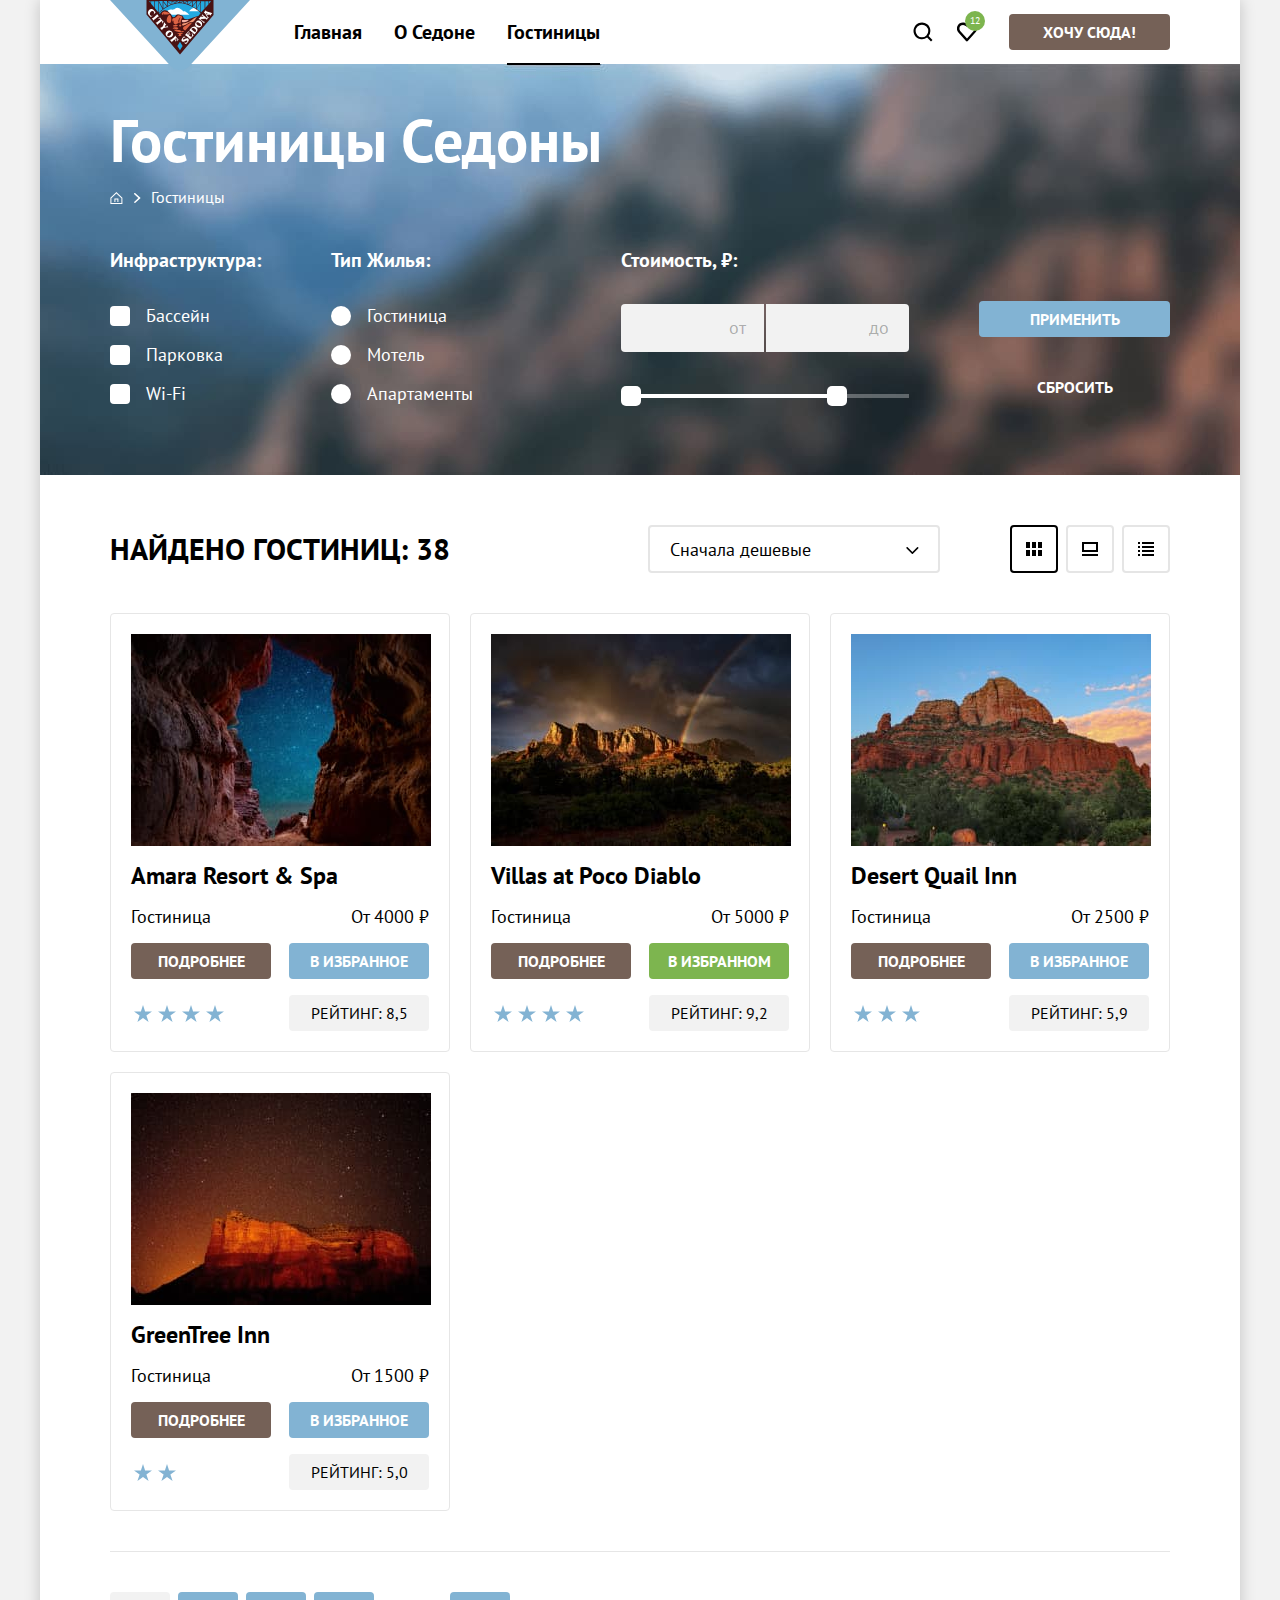
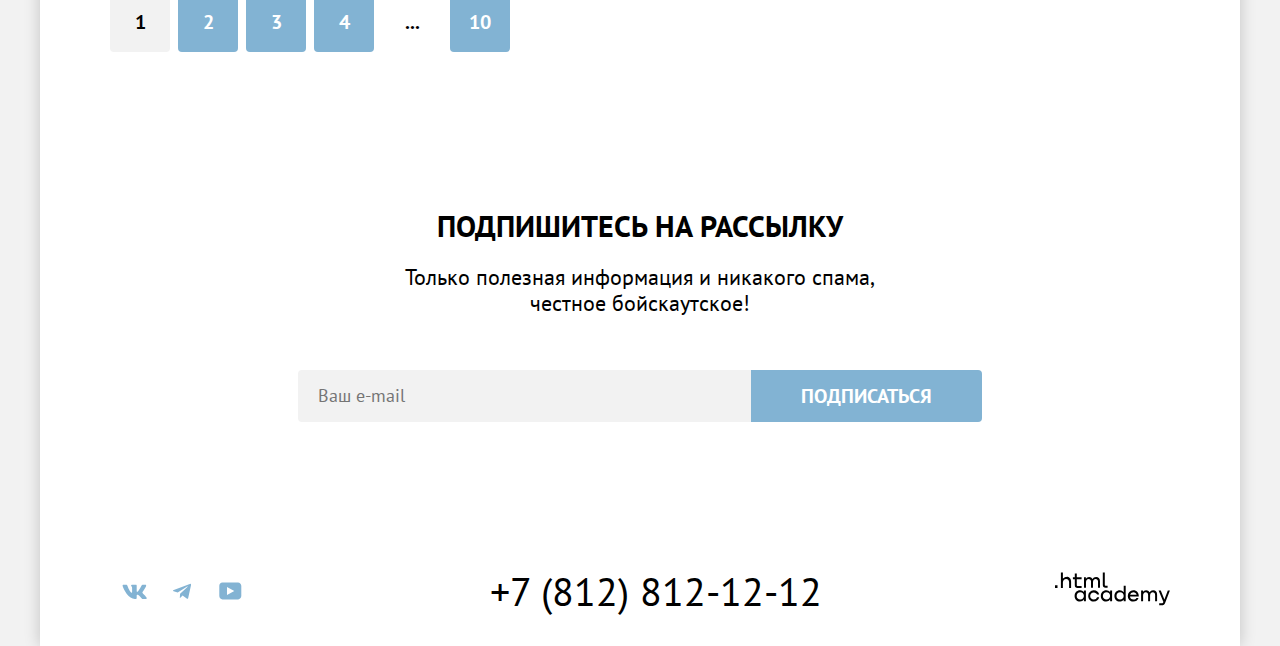
<file: catalog.html>
<!DOCTYPE html>
<html lang="ru">

  <head>
    <meta charset="utf-8">
    <title>Седона: Каталог</title>
    <link rel="stylesheet" href="./styles/styles.css">
    <link rel="icon" type="image/png" href="./images/favicon.png" sizes="32x32">
  </head>

  <body>
    <div class="page-container">
      <header class="main-header" data-test="header">
        <nav class="navigation">
          <a class="navigation-logo" href="./index.html">
            <img class="navigation-logo-img" width="140" height="70" alt="Логотип Седона."
              src="./images/header-logo.svg">
          </a>
          <ul class="navigation-list">
            <li class="navigation-item">
              <a class="navigation-link" href="./index.html">Главная</a>
            </li>
            <li class="navigation-item">
              <a class="navigation-link" href="#">О Седоне</a>
            </li>
            <li class="navigation-item">
              <a class="navigation-link navigation-link-active" href="./catalog.html">Гостиницы</a>
            </li>
          </ul>
        </nav>
        <div class="header-link-list">
          <a class="header-link-item header-link-search" href="#">
            <span class="visually-hidden">Поиск</span>
          </a>
          <a class="header-link-item header-link-favorite" href="#">
            <span class="visually-hidden">Избранное</span>
            <span class="favorite-counter">12</span>
          </a>
          <a class="btn basic-btn catalog-btn" href="./catalog.html">Хочу сюда!</a>
        </div>
      </header>

      <main class="main-inner main-container">
        <section class="filter" data-test="filter">
          <div class="filter-content">
            <header class="inner-header">
              <h1 class="inner-header-title">Гостиницы Седоны</h1>
              <ol class="breadcrumbs">
                <li class="breadcrumbs-item">
                  <a class="breadcrumbs-link breadcrumbs-link-home" href="/index.html">
                    <span class="visually-hidden">На главную</span>
                  </a>
                </li>
                <li class="breadcrumbs-item">
                  <a class="breadcrumbs-link">Гостиницы</a>
                </li>
              </ol>
            </header>
            <form class="catalog-filter" action="https://echo.htmlacademy.ru/" method="get">
              <div class="catalog-filter-group-container">
                <fieldset class="catalog-filter-group">
                  <legend class="catalog-filter-title">
                    Инфраструктура:
                  </legend>
                  <ul class="catalog-filter-list">
                    <li class="catalog-filter-item">
                      <label class="catalog-filter-control  filter-checkbox">
                        <input class="visually-hidden" type="checkbox" id="pool" name="infrastructure" value="pool">
                        <span class="control-mark-checkbox"></span>
                        <span class="filter-control-label">Бассейн</span>
                      </label>
                    </li>
                    <li class="catalog-filter-item">
                      <label class="catalog-filter-control filter-checkbox">
                        <input class="visually-hidden" type="checkbox" id="parking" name="infrastructure"
                          value="parking">
                        <span class="control-mark-checkbox"></span>
                        <span class="filter-control-label">Парковка</span>
                      </label>
                    </li>
                    <li class="catalog-filter-item">
                      <label class="catalog-filter-control  filter-checkbox">
                        <input class="visually-hidden" type="checkbox" id="wi-fi" name="infrastructure" value="wi-fi">
                        <span class="control-mark-checkbox"></span>
                        <span class="filter-control-label">Wi-Fi</span>
                      </label>
                    </li>
                  </ul>
                </fieldset>
                <fieldset class="catalog-filter-group">
                  <legend class="catalog-filter-title">
                    Тип Жилья:
                  </legend>
                  <ul class="catalog-filter-list">
                    <li class="catalog-filter-item">
                      <label class="catalog-filter-control filter-radio">
                        <input class="visually-hidden" type="radio" id="inn" name="housing-type" value="inn">
                        <span class="control-mark-radio"></span>
                        <span class="filter-control-label">Гостиница</span>
                      </label>
                    </li>
                    <li class="catalog-filter-item">
                      <label class="catalog-filter-control filter-radio">
                        <input class="visually-hidden" type="radio" id="motel" name="housing-type" value="motel">
                        <span class="control-mark-radio"></span>
                        <span class="filter-control-label">Мотель</span>
                      </label>
                    </li>
                    <li class="catalog-filter-item">
                      <label class="catalog-filter-control filter-radio">
                        <input class="visually-hidden" type="radio" id="apartments" name="housing-type"
                          value="apartments">
                        <span class="control-mark-radio"></span>
                        <span class="filter-control-label">Апартаменты</span>
                      </label>
                    </li>
                  </ul>
                </fieldset>
              </div>
              <div class="catalog-filter-group-container">
                <fieldset class="price-range-group">
                  <legend class="catalog-filter-title">
                    Стоимость, ₽:
                  </legend>
                  <div class="range-input-group">
                    <div class="range-input-container">
                      <label class="visually-hidden" for="low-price">Минимальная цена</label>
                      <input class="range-input range-input-low" type="text" id="low-price" name="price" required>
                      <span class="range-input-description">от</span>
                    </div>
                    <div class="range-input-container">
                      <label class="visually-hidden" for="high-price">Максимальная цена</label>
                      <input class="range-input range-input-high" type="text" id="high-price" name="price" required>
                      <span class="range-input-description">до</span>
                    </div>
                  </div>
                  <div class="range-filter-container">
                    <div class="range-filter-scale">
                      <div class="range-filter-bar" style="left: 0; width: 226px">
                        <button class="range-filter-toggle range-filter-toggle-min" type="button">
                          <span class="visually-hidden">Ползунок минимальной цены</span>
                        </button>
                        <button class="range-filter-toggle range-filter-toggle-max" type="button">
                          <span class="visually-hidden">Ползунок максимальной цены</span>
                        </button>
                      </div>
                    </div>
                  </div>
                </fieldset>
                <div class="filter-button-group">
                  <button class="btn secondary-btn filter-btn" type="submit">Применить</button>
                  <button class="btn transparent-btn filter-btn" type="reset">Сбросить</button>
                </div>
              </div>
            </form>
          </div>
        </section>

        <div class="catalog-body">
          <section class="sort">
            <h2 class="sort-title">Найдено гостиниц: 38</h2>
            <div class="sort-settings">
              <div class="sort-select-control-container">
                <select class="sort-select-control" aria-label="Сортировка">
                  <option value="cheap">Сначала дешевые</option>
                  <option value="popular">Сначала популярные</option>
                  <option value="expensive">Сначала дорогие</option>
                </select>
                <svg class="select-control-arrow" aria-hidden="true" focusable="false"
                  xmlns="http://www.w3.org/2000/svg" width="13" height="7" viewBox="0 0 13 7" fill="none">
                  <path fill-rule="evenodd"
                    d="M.61.34c.3-.29.77-.29 1.06 0L6.4 5.06 11.11.34a.75.75 0 0 1 1.06 1.07L6.92 6.66c-.29.29-.76.29-1.06 0L.61 1.4a.75.75 0 0 1 0-1.07Z"
                    clip-rule="evenodd" />
                </svg>
              </div>
              <ul class="sort-grid-list">
                <li class="sort-grid-item">
                  <a class="sort-grid-btn sort-grid-table sort-grid-btn-active">
                    <span class="visually-hidden">Сортировка таблицей</span>
                  </a>
                </li>
                <li class="sort-grid-item">
                  <a class="sort-grid-btn sort-grid-slideshow">
                    <span class="visually-hidden">Показ слайдшоу</span>
                  </a>
                </li>
                <li class="sort-grid-item">
                  <a class="sort-grid-btn sort-grid-schedule">
                    <span class="visually-hidden">Сортировка списком</span>
                  </a>
                </li>
              </ul>
            </div>
          </section>

          <section class="hotels-catalog" data-test="catalog">
            <ul class="hotels-catalog-list">
              <li class="hotels-catalog-item">
                <a class="hotel-link" href="#">
                  <img class="hotel-img" width="300" height="212" src="./images/amara-resort-spa.jpg"
                    alt="Amara Resort & Spa.">
                  <h3 class="hotel-name">Amara Resort & Spa</h3>
                </a>
                <div class="hotel-description">
                  <p>Гостиница</p>
                  <p>От 4000 ₽</p>
                </div>
                <div class="hotel-button-group">
                  <a class="btn basic-btn hotel-btn" href="#">Подробнее</a>
                  <a class="btn secondary-btn hotel-btn" href="#">В избранное</a>
                </div>
                <div class="hotel-rating-group">
                  <p class="stars stars-4">
                    <span class="visually-hidden">4 звезды</span>
                  </p>
                  <p class="rating">Рейтинг: 8,5</p>
                </div>
              </li>
              <li class="hotels-catalog-item">
                <a class="hotel-link" href="#">
                  <img class="hotel-img" width="300" height="212" src="./images/villas-at-poco-diablo.jpg"
                    alt="Villas at Poco Diablo.">
                  <h3 class="hotel-name">Villas at Poco Diablo</h3>
                </a>
                <div class="hotel-description">
                  <p>Гостиница</p>
                  <p>От 5000 ₽</p>
                </div>
                <div class="hotel-button-group">
                  <a class="btn basic-btn hotel-btn" href="#">Подробнее</a>
                  <a class="btn select-btn hotel-btn" href="#">В избранном</a>
                </div>
                <div class="hotel-rating-group">
                  <p class="stars stars-4">
                    <span class="visually-hidden">4 звезды</span>
                  </p>
                  <p class="rating">Рейтинг: 9,2</p>
                </div>
              </li>
              <li class="hotels-catalog-item">
                <a class="hotel-link" href="#">
                  <img class="hotel-img" width="300" height="212" src="./images/desert-quall-inn.jpg"
                    alt="Desert Quail Inn.">
                  <h3 class="hotel-name">Desert Quail Inn</h3>
                </a>
                <div class="hotel-description">
                  <p>Гостиница</p>
                  <p>От 2500 ₽</p>
                </div>
                <div class="hotel-button-group">
                  <a class="btn basic-btn hotel-btn" href="#">Подробнее</a>
                  <a class="btn secondary-btn hotel-btn" href="#">В избранное</a>
                </div>
                <div class="hotel-rating-group">
                  <p class="stars stars-3">
                    <span class="visually-hidden">3 звезды</span>
                  </p>
                  <p class="rating">Рейтинг: 5,9</p>
                </div>
              </li>
              <li class="hotels-catalog-item">
                <a class="hotel-link" href="#">
                  <img class="hotel-img" width="300" height="212" src="./images/greentree-inn.jpg" alt="GreenTree Inn.">
                  <h3 class="hotel-name">GreenTree Inn</h3>
                </a>
                <div class="hotel-description">
                  <p>Гостиница</p>
                  <p>От 1500 ₽</p>
                </div>
                <div class="hotel-button-group">
                  <a class="btn basic-btn hotel-btn" href="#">Подробнее</a>
                  <a class="btn secondary-btn hotel-btn" href="#">В избранное</a>
                </div>
                <div class="hotel-rating-group">
                  <p class="stars stars-2">
                    <span class="visually-hidden">2 звезды</span>
                  </p>
                  <p class="rating">Рейтинг: 5,0</p>
                </div>
              </li>
            </ul>
          </section>
          <div class="catalog-pagination">
            <ul class="catalog-pagination-list">
              <li class="catalog-pagination-item">
                <a class="pagination-link pagination-link-active">1</a>
              </li>
              <li class="catalog-pagination-item">
                <a class="pagination-link" href="#">2</a>
              </li>
              <li class="catalog-pagination-item">
                <a class="pagination-link" href="#">3</a>
              </li>
              <li class="catalog-pagination-item">
                <a class="pagination-link" href="#">4</a>
              </li>
              <li class="catalog-pagination-item">
                <a class="pagination-link pagination-dots">...</a>
              </li>
              <li class="catalog-pagination-item">
                <a class="pagination-link" href="#">10</a>
              </li>
            </ul>
          </div>
        </div>
        <section class="subscribe subscribe-transparent" data-test="subscribe">
          <h2 class="subscribe-title">Подпишитесь на рассылку</h2>
          <p class="subscribe-description">Только полезная информация и никакого спама, честное бойскаутское!</p>
          <form class="subscribe-form" action="https://echo.htmlacademy.ru/" method="post">
            <label for="subscribe-email" class="visually-hidden">Email</label>
            <input class="subscribe-field" type="email" placeholder="Ваш e-mail" name="subscribe-email"
              id="subscribe-email" required>
            <button class="btn secondary-btn subscribe-btn" type="submit">Подписаться</button>
          </form>
        </section>
      </main>

      <footer class="main-footer" data-test="footer">
        <div class="main-footer-container">
          <section class="footer-social">
            <h2 class="visually-hidden">Социальные сети</h2>
            <ul class="footer-social-list">
              <li class="footer-social-item">
                <a class="social-link" href="https://vk.com/htmlacademy">
                  <span class="visually-hidden">ВКонтакте</span>
                  <svg class="social-link-icon" aria-hidden="true" focusable="false" xmlns="http://www.w3.org/2000/svg"
                    width="25" height="15" viewBox="0 0 25 15" fill="none">
                    <path fill-rule="evenodd"
                      d="M24.1 1.8c.2-.5 0-1-.8-1h-2.6c-.7 0-1 .4-1.1.8 0 0-1.4 3.2-3.3 5.3-.6.6-.9.8-1.2.8-.2 0-.4-.2-.4-.8V1.8c0-.7-.2-1-.8-1h-4c-.5 0-.8.4-.8.6 0 .7 1 .8 1 2.6v3.8c0 .8 0 1-.4 1-.9 0-3-3.3-4.3-7-.3-.7-.5-1-1.2-1H1.6c-.8 0-1 .4-1 .8 0 .7 1 4 4.2 8.5C7 13.2 10 15 12.8 15c1.7 0 1.9-.4 1.9-1v-2.4c0-.7.2-.8.7-.8.4 0 1 .1 2.6 1.6 1.8 1.8 2 2.6 3 2.6h2.7c.7 0 1.1-.4 1-1.1-.3-.8-1.2-1.8-2.3-3-.6-.8-1.5-1.5-1.8-2-.4-.4-.3-.6 0-1 0 0 3.2-4.5 3.5-6Z"
                      clip-rule="evenodd" />
                  </svg>
                </a>
              </li>
              <li class="footer-social-item">
                <a class="social-link" href="https://t.me/htmlacademy">
                  <span class="visually-hidden">Телеграм</span>
                  <svg class="social-link-icon" aria-hidden="true" focusable="false" xmlns="http://www.w3.org/2000/svg"
                    width="18" height="17" viewBox="0 0 18 17" fill="none">
                    <path
                      d="M16.8 1 .8 7c-1 .4-1 1-.2 1.3l4.1 1.3 9.5-6c.5-.3.9-.1.5.2l-7.6 7-.3 4.1c.4 0 .6-.2.8-.4l2-2 4.1 3.1c.8.5 1.3.3 1.5-.7L18 2.2c.3-1-.4-1.6-1.1-1.2Z" />
                  </svg>
                </a>
              </li>
              <li class="footer-social-item">
                <a class="social-link social-link-youtube" href="https://www.youtube.com/user/htmlacademyru">
                  <span class="visually-hidden">Youtube</span>
                  <svg class="social-link-icon" aria-hidden="true" focusable="false" xmlns="http://www.w3.org/2000/svg"
                    width="23" height="18" viewBox="0 0 23 18" fill="none">
                    <path
                      d="M19 .4H3.4C1.6.4.3 2 .3 3.8v10c0 2 1.3 3.6 3.2 3.6h15.7c1.6 0 3.1-1.6 3.1-3.4V3.8C22.1 2 20.8.4 19 .4ZM8 12.9v-8l7.3 4-7.3 4Z" />
                  </svg>
                </a>
              </li>
            </ul>
          </section>
          <section class="footer-phone">
            <h2 class="visually-hidden">Контактный телефон</h2>
            <a class="footer-phone-link" href="tel:+78128121212">+7 (812) 812-12-12</a>
          </section>
          <section class="footer-logo">
            <h2 class="visually-hidden">Ссылка на html academy</h2>
            <a class="footer-logo-link" href="https://htmlacademy.ru/">
              <svg class="footer-logo-img" xmlns="http://www.w3.org/2000/svg" aria-hidden="true" focusable="false"
                width="115" height="34" viewBox="0 0 115 34" fill="none">
                <path
                  d="M0 13.3v2.6h2.5v-2.6H0ZM11.6 4.9c-1.6 0-2.8.7-3.6 1.7h-.1V.4h-2v15.5h2v-5.3C7.9 8.5 9.2 7 11.2 7c1.8 0 2.9 1.4 2.9 3.2v5.7h2V9.8c.1-3-1.8-5-4.5-5ZM26.6 5.2h-4.8V1.5h-2v3.8h-1.9v2h1.9v6c0 1.7 1 2.7 2.7 2.7h4.1v-2h-3.7c-.7 0-1.1-.4-1.1-1.1V7.2h4.8v-2ZM41.1 5c-1.6 0-2.9.8-3.5 2h-.1a3.7 3.7 0 0 0-3.4-2c-1.4 0-2.5.8-3.1 1.8h-.1V5.2H29v10.6h2v-5.4c0-2 1-3.5 2.6-3.5 1.5 0 2.4 1 2.4 2.6v6.3h2v-5.6c0-2.4 1.4-3.3 2.6-3.3 1.5 0 2.4 1 2.4 2.6v6.3h2V9.3c.1-2.5-1.4-4.3-3.9-4.3ZM47.8 13c0 1.8 1 2.8 2.8 2.8h2v-2h-1.7c-.7 0-1.1-.4-1.1-1.1V.4h-2V13ZM28.9 20a4.9 4.9 0 0 0-3.9-1.7c-3.1 0-5.4 2.3-5.4 5.6s2.3 5.6 5.4 5.6c1.8 0 3-.8 3.8-2h.1v1.7h2V18.6h-2V20Zm-3.6 7.5a3.5 3.5 0 0 1-3.6-3.6c0-2 1.4-3.6 3.6-3.6s3.6 1.6 3.6 3.6c0 1.9-1.4 3.6-3.6 3.6ZM44.2 22.4c-.5-2.4-2.6-4.1-5.4-4.1a5.4 5.4 0 0 0-5.6 5.6c0 3 2.2 5.6 5.6 5.6 2.8 0 4.9-1.8 5.4-4.2h-2.1a3.4 3.4 0 0 1-3.3 2.3 3.5 3.5 0 0 1-3.6-3.6c0-2 1.4-3.6 3.6-3.6 1.6 0 2.8 1 3.3 2.2h2.1v-.2ZM55.1 20a4.9 4.9 0 0 0-3.9-1.7c-3.1 0-5.4 2.3-5.4 5.6s2.3 5.6 5.4 5.6c1.8 0 3-.8 3.8-2h.1v1.7h2V18.6h-2V20Zm-3.6 7.5a3.5 3.5 0 0 1-3.6-3.6c0-2 1.4-3.6 3.6-3.6s3.6 1.6 3.6 3.6c0 1.9-1.5 3.6-3.6 3.6ZM68.7 20.2a5 5 0 0 0-3.9-2c-3.1 0-5.4 2.4-5.4 5.7 0 3.3 2.2 5.6 5.4 5.6 1.7 0 3-.8 3.8-1.8h.1v1.5h2V13.8h-2v6.4Zm-3.6 7.3a3.5 3.5 0 0 1-3.6-3.6c0-2 1.4-3.6 3.6-3.6s3.6 1.6 3.6 3.6c-.1 2-1.5 3.6-3.6 3.6ZM78.3 18.3a5.4 5.4 0 0 0-5.5 5.6c0 3 2.1 5.6 5.5 5.6 2.5 0 4.5-1.3 5.2-3.6h-2.1c-.5 1-1.6 1.6-3 1.6-1.9 0-3.3-1.3-3.4-3h8.8c.2-3.5-2-6.2-5.5-6.2Zm0 1.9c1.7 0 3 1 3.3 2.6h-6.5a3.2 3.2 0 0 1 3.2-2.6ZM98.2 18.3a4 4 0 0 0-3.6 2h-.1c-.6-1.2-1.8-2-3.4-2-1.4 0-2.5.7-3.1 1.8v-1.5h-1.9v10.6h2v-5.4c0-2 1-3.4 2.6-3.5 1.5 0 2.4 1 2.4 2.6v6.3h2v-5.6c0-2.4 1.4-3.3 2.6-3.3 1.5 0 2.4 1 2.4 2.6v6.3h2v-6.5c.1-2.6-1.4-4.4-3.9-4.4ZM109.4 27.4l-3.6-9h-2.2l4.8 11.7c-.3.9-.7 1.2-1.7 1.2h-2.5v2h2.5c1.8 0 2.8-.8 3.5-2.6l4.7-12.2h-2.1l-3.4 8.9Z" />
              </svg>
            </a>
          </section>
        </div>
      </footer>
    </div>
  </body>

</html>
</file>
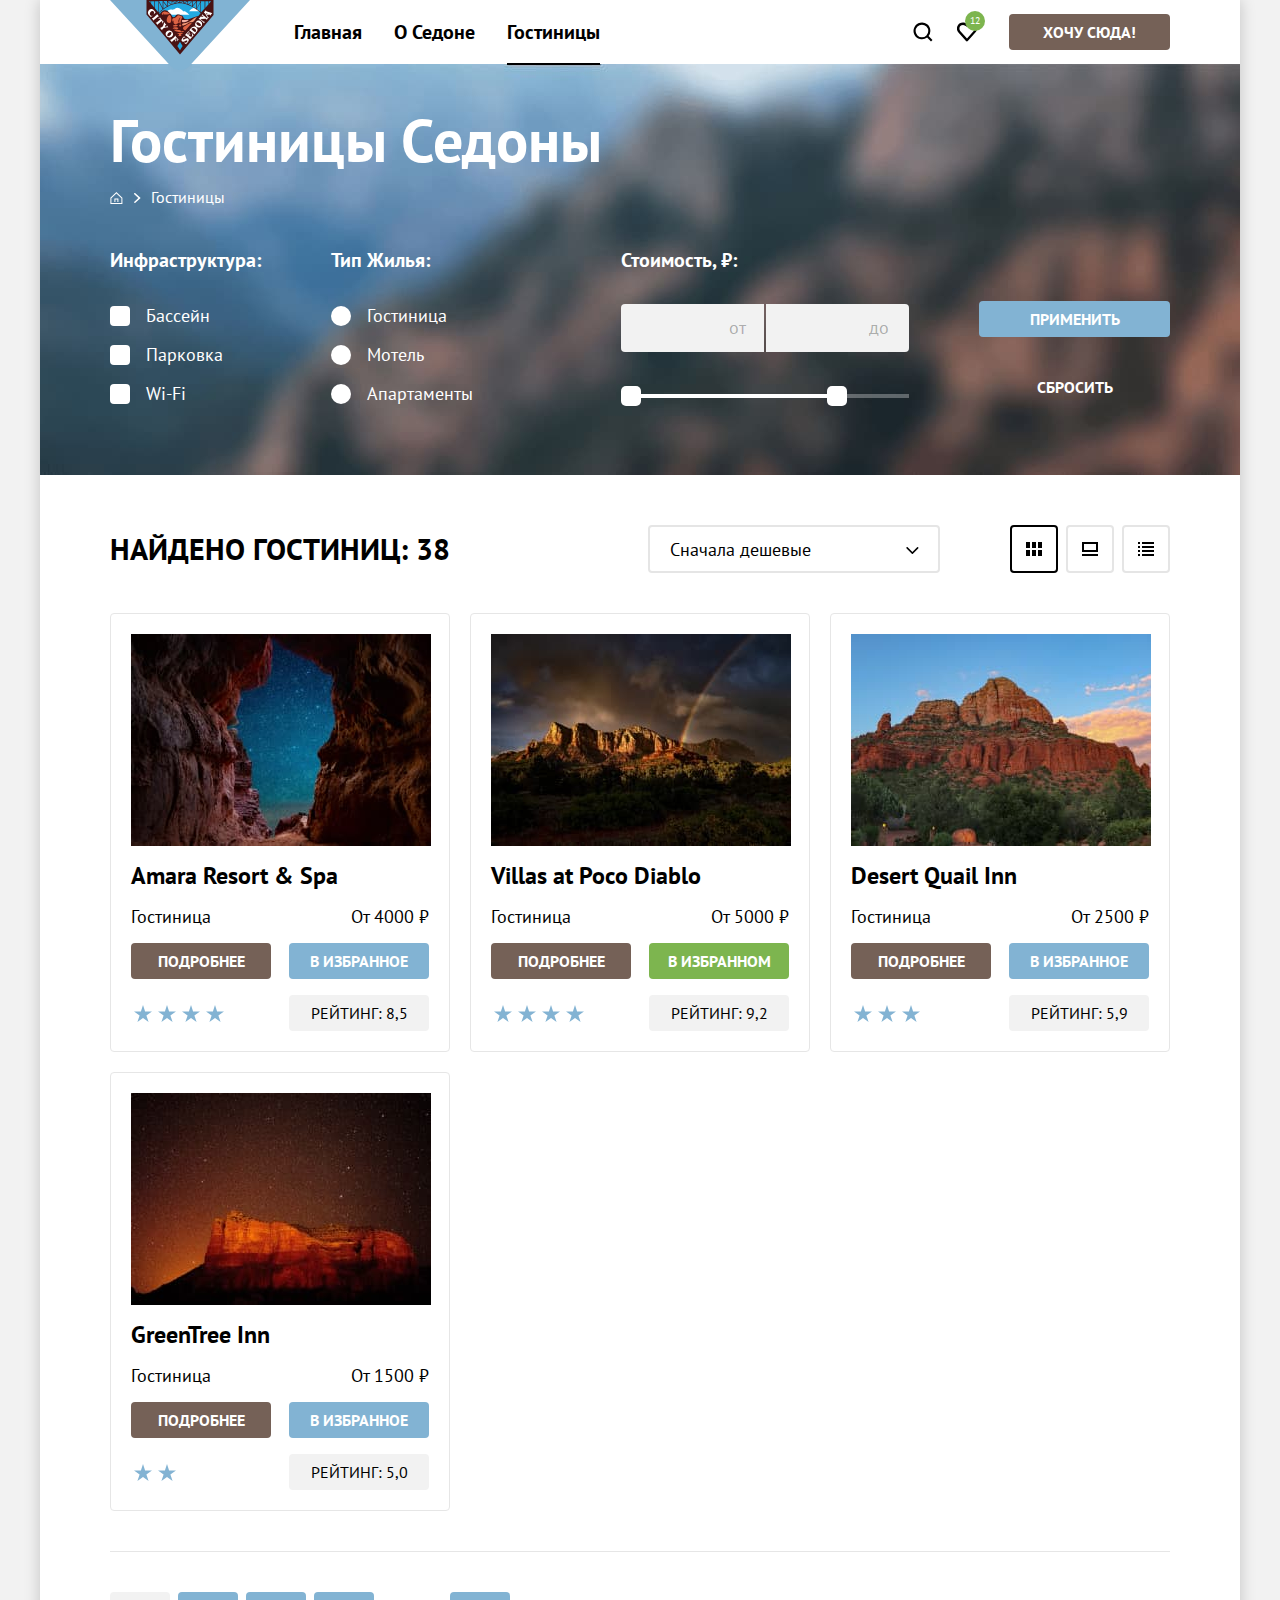
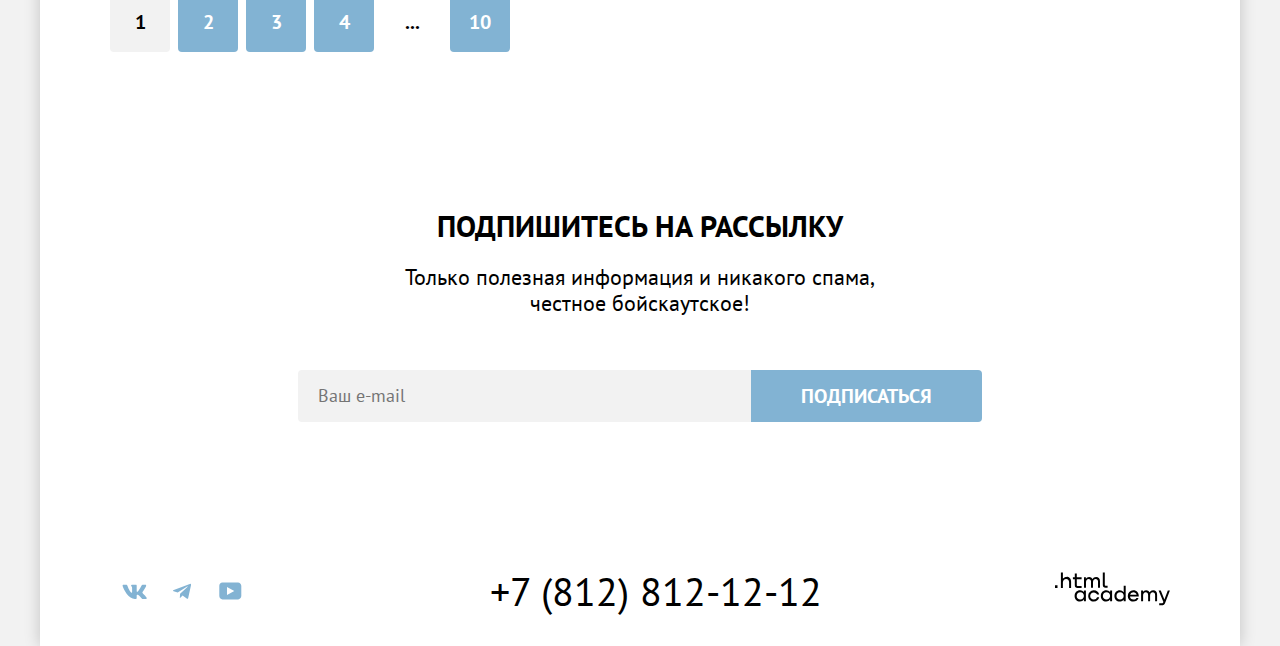
<file: master/catalog.html>
<!DOCTYPE html>
<html lang="ru">

  <head>
    <meta charset="utf-8">
    <title>Седона: Каталог</title>
    <link rel="stylesheet" href="./styles/styles.css">
    <link rel="icon" type="image/png" href="./images/favicon.png" sizes="32x32">
    <base href="https://htmlacademy-htmlcss.github.io/2277687-sedona-36/master/">
</head>

  <body>
    <div class="page-container">
      <header class="main-header" data-test="header">
        <nav class="navigation">
          <a class="navigation-logo" href="./index.html">
            <img class="navigation-logo-img" width="140" height="70" alt="Логотип Седона."
              src="./images/header-logo.svg">
          </a>
          <ul class="navigation-list">
            <li class="navigation-item">
              <a class="navigation-link" href="./index.html">Главная</a>
            </li>
            <li class="navigation-item">
              <a class="navigation-link" href="#">О Седоне</a>
            </li>
            <li class="navigation-item">
              <a class="navigation-link navigation-link-active" href="./catalog.html">Гостиницы</a>
            </li>
          </ul>
        </nav>
        <div class="header-link-list">
          <a class="header-link-item header-link-search" href="#">
            <span class="visually-hidden">Поиск</span>
          </a>
          <a class="header-link-item header-link-favorite" href="#">
            <span class="visually-hidden">Избранное</span>
            <span class="favorite-counter">12</span>
          </a>
          <a class="btn basic-btn catalog-btn" href="./catalog.html">Хочу сюда!</a>
        </div>
      </header>

      <main class="main-inner main-container">
        <section class="filter" data-test="filter">
          <div class="filter-content">
            <header class="inner-header">
              <h1 class="inner-header-title">Гостиницы Седоны</h1>
              <ol class="breadcrumbs">
                <li class="breadcrumbs-item">
                  <a class="breadcrumbs-link breadcrumbs-link-home" href="/index.html">
                    <span class="visually-hidden">На главную</span>
                  </a>
                </li>
                <li class="breadcrumbs-item">
                  <a class="breadcrumbs-link">Гостиницы</a>
                </li>
              </ol>
            </header>
            <form class="catalog-filter" action="https://echo.htmlacademy.ru/" method="get">
              <div class="catalog-filter-group-container">
                <fieldset class="catalog-filter-group">
                  <legend class="catalog-filter-title">
                    Инфраструктура:
                  </legend>
                  <ul class="catalog-filter-list">
                    <li class="catalog-filter-item">
                      <label class="catalog-filter-control  filter-checkbox">
                        <input class="visually-hidden" type="checkbox" id="pool" name="infrastructure" value="pool">
                        <span class="control-mark-checkbox"></span>
                        <span class="filter-control-label">Бассейн</span>
                      </label>
                    </li>
                    <li class="catalog-filter-item">
                      <label class="catalog-filter-control filter-checkbox">
                        <input class="visually-hidden" type="checkbox" id="parking" name="infrastructure"
                          value="parking">
                        <span class="control-mark-checkbox"></span>
                        <span class="filter-control-label">Парковка</span>
                      </label>
                    </li>
                    <li class="catalog-filter-item">
                      <label class="catalog-filter-control  filter-checkbox">
                        <input class="visually-hidden" type="checkbox" id="wi-fi" name="infrastructure" value="wi-fi">
                        <span class="control-mark-checkbox"></span>
                        <span class="filter-control-label">Wi-Fi</span>
                      </label>
                    </li>
                  </ul>
                </fieldset>
                <fieldset class="catalog-filter-group">
                  <legend class="catalog-filter-title">
                    Тип Жилья:
                  </legend>
                  <ul class="catalog-filter-list">
                    <li class="catalog-filter-item">
                      <label class="catalog-filter-control filter-radio">
                        <input class="visually-hidden" type="radio" id="inn" name="housing-type" value="inn">
                        <span class="control-mark-radio"></span>
                        <span class="filter-control-label">Гостиница</span>
                      </label>
                    </li>
                    <li class="catalog-filter-item">
                      <label class="catalog-filter-control filter-radio">
                        <input class="visually-hidden" type="radio" id="motel" name="housing-type" value="motel">
                        <span class="control-mark-radio"></span>
                        <span class="filter-control-label">Мотель</span>
                      </label>
                    </li>
                    <li class="catalog-filter-item">
                      <label class="catalog-filter-control filter-radio">
                        <input class="visually-hidden" type="radio" id="apartments" name="housing-type"
                          value="apartments">
                        <span class="control-mark-radio"></span>
                        <span class="filter-control-label">Апартаменты</span>
                      </label>
                    </li>
                  </ul>
                </fieldset>
              </div>
              <div class="catalog-filter-group-container">
                <fieldset class="price-range-group">
                  <legend class="catalog-filter-title">
                    Стоимость, ₽:
                  </legend>
                  <div class="range-input-group">
                    <div class="range-input-container">
                      <label class="visually-hidden" for="low-price">Минимальная цена</label>
                      <input class="range-input range-input-low" type="text" id="low-price" name="price" required>
                      <span class="range-input-description">от</span>
                    </div>
                    <div class="range-input-container">
                      <label class="visually-hidden" for="high-price">Максимальная цена</label>
                      <input class="range-input range-input-high" type="text" id="high-price" name="price" required>
                      <span class="range-input-description">до</span>
                    </div>
                  </div>
                  <div class="range-filter-container">
                    <div class="range-filter-scale">
                      <div class="range-filter-bar" style="left: 0; width: 226px">
                        <button class="range-filter-toggle range-filter-toggle-min" type="button">
                          <span class="visually-hidden">Ползунок минимальной цены</span>
                        </button>
                        <button class="range-filter-toggle range-filter-toggle-max" type="button">
                          <span class="visually-hidden">Ползунок максимальной цены</span>
                        </button>
                      </div>
                    </div>
                  </div>
                </fieldset>
                <div class="filter-button-group">
                  <button class="btn secondary-btn filter-btn" type="submit">Применить</button>
                  <button class="btn transparent-btn filter-btn" type="reset">Сбросить</button>
                </div>
              </div>
            </form>
          </div>
        </section>

        <div class="catalog-body">
          <section class="sort">
            <h2 class="sort-title">Найдено гостиниц: 38</h2>
            <div class="sort-settings">
              <div class="sort-select-control-container">
                <select class="sort-select-control" aria-label="Сортировка">
                  <option value="cheap">Сначала дешевые</option>
                  <option value="popular">Сначала популярные</option>
                  <option value="expensive">Сначала дорогие</option>
                </select>
                <svg class="select-control-arrow" aria-hidden="true" focusable="false"
                  xmlns="http://www.w3.org/2000/svg" width="13" height="7" viewBox="0 0 13 7" fill="none">
                  <path fill-rule="evenodd"
                    d="M.61.34c.3-.29.77-.29 1.06 0L6.4 5.06 11.11.34a.75.75 0 0 1 1.06 1.07L6.92 6.66c-.29.29-.76.29-1.06 0L.61 1.4a.75.75 0 0 1 0-1.07Z"
                    clip-rule="evenodd" />
                </svg>
              </div>
              <ul class="sort-grid-list">
                <li class="sort-grid-item">
                  <a class="sort-grid-btn sort-grid-table sort-grid-btn-active">
                    <span class="visually-hidden">Сортировка таблицей</span>
                  </a>
                </li>
                <li class="sort-grid-item">
                  <a class="sort-grid-btn sort-grid-slideshow">
                    <span class="visually-hidden">Показ слайдшоу</span>
                  </a>
                </li>
                <li class="sort-grid-item">
                  <a class="sort-grid-btn sort-grid-schedule">
                    <span class="visually-hidden">Сортировка списком</span>
                  </a>
                </li>
              </ul>
            </div>
          </section>

          <section class="hotels-catalog" data-test="catalog">
            <ul class="hotels-catalog-list">
              <li class="hotels-catalog-item">
                <a class="hotel-link" href="#">
                  <img class="hotel-img" width="300" height="212" src="./images/amara-resort-spa.jpg"
                    alt="Amara Resort & Spa.">
                  <h3 class="hotel-name">Amara Resort & Spa</h3>
                </a>
                <div class="hotel-description">
                  <p>Гостиница</p>
                  <p>От 4000 ₽</p>
                </div>
                <div class="hotel-button-group">
                  <a class="btn basic-btn hotel-btn" href="#">Подробнее</a>
                  <a class="btn secondary-btn hotel-btn" href="#">В избранное</a>
                </div>
                <div class="hotel-rating-group">
                  <p class="stars stars-4">
                    <span class="visually-hidden">4 звезды</span>
                  </p>
                  <p class="rating">Рейтинг: 8,5</p>
                </div>
              </li>
              <li class="hotels-catalog-item">
                <a class="hotel-link" href="#">
                  <img class="hotel-img" width="300" height="212" src="./images/villas-at-poco-diablo.jpg"
                    alt="Villas at Poco Diablo.">
                  <h3 class="hotel-name">Villas at Poco Diablo</h3>
                </a>
                <div class="hotel-description">
                  <p>Гостиница</p>
                  <p>От 5000 ₽</p>
                </div>
                <div class="hotel-button-group">
                  <a class="btn basic-btn hotel-btn" href="#">Подробнее</a>
                  <a class="btn select-btn hotel-btn" href="#">В избранном</a>
                </div>
                <div class="hotel-rating-group">
                  <p class="stars stars-4">
                    <span class="visually-hidden">4 звезды</span>
                  </p>
                  <p class="rating">Рейтинг: 9,2</p>
                </div>
              </li>
              <li class="hotels-catalog-item">
                <a class="hotel-link" href="#">
                  <img class="hotel-img" width="300" height="212" src="./images/desert-quall-inn.jpg"
                    alt="Desert Quail Inn.">
                  <h3 class="hotel-name">Desert Quail Inn</h3>
                </a>
                <div class="hotel-description">
                  <p>Гостиница</p>
                  <p>От 2500 ₽</p>
                </div>
                <div class="hotel-button-group">
                  <a class="btn basic-btn hotel-btn" href="#">Подробнее</a>
                  <a class="btn secondary-btn hotel-btn" href="#">В избранное</a>
                </div>
                <div class="hotel-rating-group">
                  <p class="stars stars-3">
                    <span class="visually-hidden">3 звезды</span>
                  </p>
                  <p class="rating">Рейтинг: 5,9</p>
                </div>
              </li>
              <li class="hotels-catalog-item">
                <a class="hotel-link" href="#">
                  <img class="hotel-img" width="300" height="212" src="./images/greentree-inn.jpg" alt="GreenTree Inn.">
                  <h3 class="hotel-name">GreenTree Inn</h3>
                </a>
                <div class="hotel-description">
                  <p>Гостиница</p>
                  <p>От 1500 ₽</p>
                </div>
                <div class="hotel-button-group">
                  <a class="btn basic-btn hotel-btn" href="#">Подробнее</a>
                  <a class="btn secondary-btn hotel-btn" href="#">В избранное</a>
                </div>
                <div class="hotel-rating-group">
                  <p class="stars stars-2">
                    <span class="visually-hidden">2 звезды</span>
                  </p>
                  <p class="rating">Рейтинг: 5,0</p>
                </div>
              </li>
            </ul>
          </section>
          <div class="catalog-pagination">
            <ul class="catalog-pagination-list">
              <li class="catalog-pagination-item">
                <a class="pagination-link pagination-link-active">1</a>
              </li>
              <li class="catalog-pagination-item">
                <a class="pagination-link" href="#">2</a>
              </li>
              <li class="catalog-pagination-item">
                <a class="pagination-link" href="#">3</a>
              </li>
              <li class="catalog-pagination-item">
                <a class="pagination-link" href="#">4</a>
              </li>
              <li class="catalog-pagination-item">
                <a class="pagination-link pagination-dots">...</a>
              </li>
              <li class="catalog-pagination-item">
                <a class="pagination-link" href="#">10</a>
              </li>
            </ul>
          </div>
        </div>
        <section class="subscribe subscribe-transparent" data-test="subscribe">
          <h2 class="subscribe-title">Подпишитесь на рассылку</h2>
          <p class="subscribe-description">Только полезная информация и никакого спама, честное бойскаутское!</p>
          <form class="subscribe-form" action="https://echo.htmlacademy.ru/" method="post">
            <label for="subscribe-email" class="visually-hidden">Email</label>
            <input class="subscribe-field" type="email" placeholder="Ваш e-mail" name="subscribe-email"
              id="subscribe-email" required>
            <button class="btn secondary-btn subscribe-btn" type="submit">Подписаться</button>
          </form>
        </section>
      </main>

      <footer class="main-footer" data-test="footer">
        <div class="main-footer-container">
          <section class="footer-social">
            <h2 class="visually-hidden">Социальные сети</h2>
            <ul class="footer-social-list">
              <li class="footer-social-item">
                <a class="social-link" href="https://vk.com/htmlacademy">
                  <span class="visually-hidden">ВКонтакте</span>
                  <svg class="social-link-icon" aria-hidden="true" focusable="false" xmlns="http://www.w3.org/2000/svg"
                    width="25" height="15" viewBox="0 0 25 15" fill="none">
                    <path fill-rule="evenodd"
                      d="M24.1 1.8c.2-.5 0-1-.8-1h-2.6c-.7 0-1 .4-1.1.8 0 0-1.4 3.2-3.3 5.3-.6.6-.9.8-1.2.8-.2 0-.4-.2-.4-.8V1.8c0-.7-.2-1-.8-1h-4c-.5 0-.8.4-.8.6 0 .7 1 .8 1 2.6v3.8c0 .8 0 1-.4 1-.9 0-3-3.3-4.3-7-.3-.7-.5-1-1.2-1H1.6c-.8 0-1 .4-1 .8 0 .7 1 4 4.2 8.5C7 13.2 10 15 12.8 15c1.7 0 1.9-.4 1.9-1v-2.4c0-.7.2-.8.7-.8.4 0 1 .1 2.6 1.6 1.8 1.8 2 2.6 3 2.6h2.7c.7 0 1.1-.4 1-1.1-.3-.8-1.2-1.8-2.3-3-.6-.8-1.5-1.5-1.8-2-.4-.4-.3-.6 0-1 0 0 3.2-4.5 3.5-6Z"
                      clip-rule="evenodd" />
                  </svg>
                </a>
              </li>
              <li class="footer-social-item">
                <a class="social-link" href="https://t.me/htmlacademy">
                  <span class="visually-hidden">Телеграм</span>
                  <svg class="social-link-icon" aria-hidden="true" focusable="false" xmlns="http://www.w3.org/2000/svg"
                    width="18" height="17" viewBox="0 0 18 17" fill="none">
                    <path
                      d="M16.8 1 .8 7c-1 .4-1 1-.2 1.3l4.1 1.3 9.5-6c.5-.3.9-.1.5.2l-7.6 7-.3 4.1c.4 0 .6-.2.8-.4l2-2 4.1 3.1c.8.5 1.3.3 1.5-.7L18 2.2c.3-1-.4-1.6-1.1-1.2Z" />
                  </svg>
                </a>
              </li>
              <li class="footer-social-item">
                <a class="social-link social-link-youtube" href="https://www.youtube.com/user/htmlacademyru">
                  <span class="visually-hidden">Youtube</span>
                  <svg class="social-link-icon" aria-hidden="true" focusable="false" xmlns="http://www.w3.org/2000/svg"
                    width="23" height="18" viewBox="0 0 23 18" fill="none">
                    <path
                      d="M19 .4H3.4C1.6.4.3 2 .3 3.8v10c0 2 1.3 3.6 3.2 3.6h15.7c1.6 0 3.1-1.6 3.1-3.4V3.8C22.1 2 20.8.4 19 .4ZM8 12.9v-8l7.3 4-7.3 4Z" />
                  </svg>
                </a>
              </li>
            </ul>
          </section>
          <section class="footer-phone">
            <h2 class="visually-hidden">Контактный телефон</h2>
            <a class="footer-phone-link" href="tel:+78128121212">+7 (812) 812-12-12</a>
          </section>
          <section class="footer-logo">
            <h2 class="visually-hidden">Ссылка на html academy</h2>
            <a class="footer-logo-link" href="https://htmlacademy.ru/">
              <svg class="footer-logo-img" xmlns="http://www.w3.org/2000/svg" aria-hidden="true" focusable="false"
                width="115" height="34" viewBox="0 0 115 34" fill="none">
                <path
                  d="M0 13.3v2.6h2.5v-2.6H0ZM11.6 4.9c-1.6 0-2.8.7-3.6 1.7h-.1V.4h-2v15.5h2v-5.3C7.9 8.5 9.2 7 11.2 7c1.8 0 2.9 1.4 2.9 3.2v5.7h2V9.8c.1-3-1.8-5-4.5-5ZM26.6 5.2h-4.8V1.5h-2v3.8h-1.9v2h1.9v6c0 1.7 1 2.7 2.7 2.7h4.1v-2h-3.7c-.7 0-1.1-.4-1.1-1.1V7.2h4.8v-2ZM41.1 5c-1.6 0-2.9.8-3.5 2h-.1a3.7 3.7 0 0 0-3.4-2c-1.4 0-2.5.8-3.1 1.8h-.1V5.2H29v10.6h2v-5.4c0-2 1-3.5 2.6-3.5 1.5 0 2.4 1 2.4 2.6v6.3h2v-5.6c0-2.4 1.4-3.3 2.6-3.3 1.5 0 2.4 1 2.4 2.6v6.3h2V9.3c.1-2.5-1.4-4.3-3.9-4.3ZM47.8 13c0 1.8 1 2.8 2.8 2.8h2v-2h-1.7c-.7 0-1.1-.4-1.1-1.1V.4h-2V13ZM28.9 20a4.9 4.9 0 0 0-3.9-1.7c-3.1 0-5.4 2.3-5.4 5.6s2.3 5.6 5.4 5.6c1.8 0 3-.8 3.8-2h.1v1.7h2V18.6h-2V20Zm-3.6 7.5a3.5 3.5 0 0 1-3.6-3.6c0-2 1.4-3.6 3.6-3.6s3.6 1.6 3.6 3.6c0 1.9-1.4 3.6-3.6 3.6ZM44.2 22.4c-.5-2.4-2.6-4.1-5.4-4.1a5.4 5.4 0 0 0-5.6 5.6c0 3 2.2 5.6 5.6 5.6 2.8 0 4.9-1.8 5.4-4.2h-2.1a3.4 3.4 0 0 1-3.3 2.3 3.5 3.5 0 0 1-3.6-3.6c0-2 1.4-3.6 3.6-3.6 1.6 0 2.8 1 3.3 2.2h2.1v-.2ZM55.1 20a4.9 4.9 0 0 0-3.9-1.7c-3.1 0-5.4 2.3-5.4 5.6s2.3 5.6 5.4 5.6c1.8 0 3-.8 3.8-2h.1v1.7h2V18.6h-2V20Zm-3.6 7.5a3.5 3.5 0 0 1-3.6-3.6c0-2 1.4-3.6 3.6-3.6s3.6 1.6 3.6 3.6c0 1.9-1.5 3.6-3.6 3.6ZM68.7 20.2a5 5 0 0 0-3.9-2c-3.1 0-5.4 2.4-5.4 5.7 0 3.3 2.2 5.6 5.4 5.6 1.7 0 3-.8 3.8-1.8h.1v1.5h2V13.8h-2v6.4Zm-3.6 7.3a3.5 3.5 0 0 1-3.6-3.6c0-2 1.4-3.6 3.6-3.6s3.6 1.6 3.6 3.6c-.1 2-1.5 3.6-3.6 3.6ZM78.3 18.3a5.4 5.4 0 0 0-5.5 5.6c0 3 2.1 5.6 5.5 5.6 2.5 0 4.5-1.3 5.2-3.6h-2.1c-.5 1-1.6 1.6-3 1.6-1.9 0-3.3-1.3-3.4-3h8.8c.2-3.5-2-6.2-5.5-6.2Zm0 1.9c1.7 0 3 1 3.3 2.6h-6.5a3.2 3.2 0 0 1 3.2-2.6ZM98.2 18.3a4 4 0 0 0-3.6 2h-.1c-.6-1.2-1.8-2-3.4-2-1.4 0-2.5.7-3.1 1.8v-1.5h-1.9v10.6h2v-5.4c0-2 1-3.4 2.6-3.5 1.5 0 2.4 1 2.4 2.6v6.3h2v-5.6c0-2.4 1.4-3.3 2.6-3.3 1.5 0 2.4 1 2.4 2.6v6.3h2v-6.5c.1-2.6-1.4-4.4-3.9-4.4ZM109.4 27.4l-3.6-9h-2.2l4.8 11.7c-.3.9-.7 1.2-1.7 1.2h-2.5v2h2.5c1.8 0 2.8-.8 3.5-2.6l4.7-12.2h-2.1l-3.4 8.9Z" />
              </svg>
            </a>
          </section>
        </div>
      </footer>
    </div>
  </body>

</html>
</file>
<file: styles/styles.css>
@font-face {
    font-family: "PT Sans";
    font-style: normal;
    font-weight: 400;
    src: url("../fonts/ptsans-400.woff2") format("woff2");
    font-display: swap;
}

@font-face {
    font-family: "PT Sans";
    font-style: normal;
    font-weight: 700;
    src: url("../fonts/ptsans-700.woff2") format("woff2");
    font-display: swap;
}

@font-face {
    font-family: "PT Sans";
    font-style: italic;
    font-weight: 400;
    src: url("../fonts/ptsans-400.woff2") format("woff2");
    font-display: swap;
}

@font-face {
    font-family: "PT Sans";
    font-style: italic;
    font-weight: 700;
    src: url("../fonts/ptsans-700.woff2") format("woff2");
    font-display: swap;
}


html {
    height: 100%;
}

/*Основной стиль*/

body {
    height: 100%;
    margin: 0;

    font-family: "PT Sans", sans-serif;
    font-size: 22px;
    line-height: 26px;
    font-weight: 400;
    color: #000000;

    background-color: #f2f2f2;
}

.page-container {
    display: -webkit-box;
    display: flex;
    -webkit-box-orient: vertical;
    -webkit-box-direction: normal;
    flex-direction: column;
    width: 1200px;
    min-width: 1200px;
    min-height: 100%;
    margin: 0 auto;

    background: #ffffff;
    -webkit-box-shadow: 0 0 15px 0 rgba(0, 0, 0, .2);
    box-shadow: 0 0 15px 0 rgba(0, 0, 0, .2);
}

/*Кнопки*/

.btn {
    display: block;

    font-family: "PT Sans", sans-serif;
    font-size: 16px;
    line-height: 20px;
    font-weight: 700;
    text-align: center;
    text-transform: uppercase;
    text-decoration: none;
    color: #ffffff;

    border: none;
    border-radius: 4px;

    cursor: pointer;
}

.basic-btn {
    background-color: #756157;
}

.basic-btn:hover {
    background-color: #615048;
}

.basic-btn:focus {
    background-color: #615048;
    outline: none;
}

.basic-btn:active {
    color: rgba(255, 255, 255, .3);

    background-color: #756157;
}

.basic-btn:disabled {
    background-color: #e5e5e5;
}

.secondary-btn {
    background-color: #82b3d3;
}

.secondary-btn:hover {
    background-color: #68a2ca;
}

.secondary-btn:focus {
    background-color: #68a2ca;
    outline: none;
}

.secondary-btn:active {
    color: rgba(255, 255, 255, .3);

    background-color: #82b3d3;
}

.secondary-btn:disabled {
    background-color: #e5e5e5;
}

.select-btn {
    background-color: #7db54f;
}

.select-btn:hover {
    background-color: #6C9E42;
}

.select-btn:focus {
    background-color: #6C9E42;
    outline: none;
}

.select-btn:active {
    color: rgba(255, 255, 255, .3);

    background-color: #7db54f;
}

.select-btn:disabled {
    background-color: #e5e5e5;
}

.transparent-btn {
    background-color: transparent;
}

.transparent-btn:hover {
    color: rgba(255, 255, 255, .3);
}

.transparent-btn:focus {
    color: #ffffff;

    outline: 3px #83b3d3 solid;
}

.transparent-btn:active {
    color: rgba(255, 255, 255, .2);
}

.transparent-btn:disabled {
    color: rgba(255, 255, 255, .1);
}

/*visually-hidden !!! */

.visually-hidden {
    position: absolute;

    width: 1px;
    height: 1px;
    margin: -1px;
    padding: 0;

    border: 0;

    clip: rect(0 0 0 0);
    overflow: hidden;
}

/*Главный хедер*/

.main-header {
    position: relative;

    display: -webkit-box;
    display: flex;
    -webkit-box-pack: justify;
    justify-content: space-between;
    align-items: center;
    padding: 0 70px 0 238px;

    color: #000000;

    background-color: #ffffff;
}

.navigation {
    display: -webkit-box;
    display: flex;
    width: 632px;
}

.navigation-logo {
    position: absolute;
    left: 70px;
    top: 0;
    z-index: 1;

    width: 138px;
    margin: 0;
}

.navigation-logo-img {
    display: block;
}

.navigation-list {
    display: -webkit-box;
    display: flex;
    flex-wrap: wrap;
    margin: 0;
    padding: 0;

    list-style-type: none;
}

.header-link-list {
    display: -webkit-box;
    display: flex;
    -webkit-box-pack: end;
    justify-content: flex-end;
    flex-wrap: wrap;
    width: 312px;
}

.navigation-link,
.header-link-item {
    display: block;

    font-size: 20px;
    line-height: 24px;
    font-weight: 700;
    text-align: center;
    text-decoration: none;
    color: inherit;

    background-color: #ffffff;
}

.navigation-link {
    position: relative;

    margin: 0;
    padding: 20px 16px;
}

.navigation-link:hover {
    background-color: #e6e6e6;
}

.navigation-link:focus {
    background-color: #e6e6e6;
    outline: none;
}

.navigation-link-active::after {
    position: absolute;
    bottom: -1px;
    left: 0;
    right: 0;
    z-index: 1;

    width: calc(100% - 32px);
    height: 2px;
    margin: 0 16px;

    background-color: #000000;

    content: "";
}

.header-link-item {
    display: block;
    min-width: 44px;
    min-height: 64px;
}

.header-link-item:nth-child(2) {
    margin-right: 20px;
}

.header-link-item:hover {
    background-color: #e6e6e6;
}

.header-link-item:focus {
    background-color: #e6e6e6;
    outline: none;
}

.favorite-counter {
    position: absolute;
    top: 11px;
    right: 4px;

    padding: 5px;

    font-size: 10px;
    line-height: 10px;
    font-weight: 400;
    text-align: center;
    color: #ffffff;

    background-color: #7db54f;
    border-radius: 50%;
}

.catalog-btn {
    display: inline-block;
    margin-top: 14px;
    margin-bottom: 14px;
    padding: 8px 34px;
}

.header-link-search {
    background-image: url("../images/icon-search.svg");
    background-size: 20px 20px;
    background-position: center center;
    background-repeat: no-repeat;
}

.header-link-favorite {
    position: relative;

    background-image: url("../images/icon-favorite.svg");
    background-size: 20px 20px;
    background-position: center center;
    background-repeat: no-repeat;
}

/*Основной блок*/

.main-index,
.main-inner {
    color: #000000;

    background-color: #ffffff;
}

.main-container {
    -webkit-box-flex: 1;
    flex-grow: 1;
}

/*Баннер index*/

.promo {
    position: relative;

    padding-top: 51px;
    padding-bottom: 82px;

    background-color: #e6e6e6;
    background-image: url("../images/index-promo-background.jpg");
    background-size: 100%;
    background-repeat: no-repeat;
}

.promo::after {
    position: absolute;
    bottom: 0;

    width: 100%;
    height: 57px;

    background-image: url("../images/index-promo-divider.svg");
    background-size: 100%;
    background-repeat: no-repeat;
    content: "";
}

.promo-logo {
    display: block;
    margin: 0 auto;
}

/*О Седоне index*/

.about-sedona {
    margin-bottom: 21px;
    padding: 69px 0;

    color: inherit;
    text-align: center;
}

.about-sedona-welcome {
    margin: 0;
    padding: 64px 0;
}

.about-sedona-search {
    margin: 0;
    padding: 96px 304px;
}

.about-sedona-title {
    max-width: 700px;
    margin: 0 auto;
    margin-bottom: 25px;

    font-size: 30px;
    line-height: 36px;
    font-weight: 700;
    text-transform: uppercase;
}

.about-title-welcome {
    max-width: 515px;
    margin-bottom: 20px;
}

.about-title-search {
    margin-bottom: 20px;
}

.about-sedona-description {
    max-width: 700px;
    margin: 0 auto;

    font-size: 22px;
    line-height: 26px;
    font-weight: 400;
    color: #333333;
}

.about-description-search {
    margin-bottom: 54px;
}

.about-sedona-btn {
    display: inline-block;
    margin: 0;
    padding: 8px 50px;

    font-size: 20px;
    line-height: 36px;
}

/*Преимущества index*/

.advantages-list {
    display: -webkit-box;
    display: flex;
    flex-wrap: wrap;
    margin: 0;
    padding: 0;

    list-style-type: none;
}

.advantages-item {
    display: -webkit-box;
    display: flex;
    -webkit-box-flex: 1;
    flex-grow: 1;
    -webkit-box-orient: vertical;
    -webkit-box-direction: normal;
    flex-direction: column;
    width: 400px;
    min-height: 385px;
    padding: 112px 84px;
    padding-bottom: 112px;

    text-align: center;

    -webkit-box-sizing: border-box;
    box-sizing: border-box;
}

.advantages-item-food,
.advantages-item-housing,
.advantages-item-souvenirs {
    -webkit-box-pack: start;
    justify-content: flex-start;

    background-position: center 80px;
    background-repeat: no-repeat;
}

.advantages-item-housing {
    padding: 183px 110px 81px 110px;
}

.advantages-item-food {
    padding: 183px 85px 81px 85px;
}

.advantages-item-souvenirs {
    padding: 183px 85px 81px 85px;
}

.advantages-item-housing {
    background-image: url("../images/icon-housing.svg");
}

.advantages-item-food {
    background-image: url("../images/icon-food.svg");
}

.advantages-item-souvenirs {
    background-image: url("../images/icon-souvenir.svg");
}

.advantages-item-img {
    width: 800px;
}

.advantages-img {
    display: block;
    height: 100%;
}

.advantages-item-dark-blue {
    padding: 102px 84px;

    text-align: center;
    color: #ffffff;

    background-color: #82b3d3;
}

.advantages-item-blue {
    text-align: center;
    color: #000000;

    background-color: #83b3d333;
}

.advantages-item-light-blue {
    text-align: center;
    color: #000000;

    background-color: #83b3d31F;
}

.advantages-title {
    max-width: 180px;
    margin: 0 auto;
    padding-bottom: 30px;

    font-size: 24px;
    font-weight: 700;
    line-height: 28px;
    text-transform: uppercase;
}

.advantages-description {
    margin: 0;
    padding-top: 30px;

    font-size: 18px;
    font-weight: 400;
    line-height: 21px;
    color: #333333;
}

.advantages-item-dark-blue .advantages-description {
    color: #ffffff;
}

.advantages-description-secondary {
    padding: 0;
}

.advantages-divider {
    position: relative;
}

.advantages-divider::before {
    position: absolute;
    bottom: 0;
    left: 0;
    right: 0;
    z-index: 1;

    width: 60px;
    height: 2px;
    margin: auto;

    content: "";
}

.advantages-item-blue .advantages-divider::before,
.advantages-item-light-blue .advantages-divider::before {
    background-color: rgba(0, 0, 0, .3);
}

.advantages-item-dark-blue .advantages-divider::before {
    background-color: rgba(255, 255, 255, 0.3);
}

/*Фильтр catalog*/

.filter {
    padding: 37px 0 70px 0;

    color: #ffffff;

    background-image: url("../images/catalog-filter-background.jpg");
    background-repeat: no-repeat;
    background-size: cover;
    background-color: #aaaaaa;
}

.filter-content {
    width: 1060px;
    margin: 0 auto;
}

.catalog-filter {
    display: -webkit-box;
    display: flex;
}

.inner-header-title {
    margin: 0;
    margin-bottom: 8px;

    font-size: 60px;
    line-height: 78px;
    font-weight: 700;
}

.breadcrumbs {
    display: -webkit-box;
    display: flex;
    flex-wrap: wrap;
    margin: 0;
    padding: 0;
    margin-bottom: 40px;

    font-size: 16px;
    line-height: 21px;

    list-style-type: none;
}

.breadcrumbs-item {
    position: relative;

    display: -webkit-box;
    display: flex;
    -webkit-box-align: center;
    align-items: center;
    margin-right: 28px;
}

.breadcrumbs-item:not(:last-child)::after {
    position: absolute;
    right: -18px;
    top: 0;

    width: 8px;
    height: 21px;

    background-image: url("../images/icon-chevron-right.svg");
    background-position: center center;
    background-repeat: no-repeat;

    content: "";
}

.breadcrumbs-link {
    position: relative;

    text-decoration: none;
    color: inherit;
}

.breadcrumbs-link:hover {
    color: rgba(255, 255, 255, .6);
}

.breadcrumbs-link:focus {
    color: #ffffff;

    outline: none;
}

.breadcrumbs-link:active {
    color: rgba(255, 255, 255, .3);
}

.breadcrumbs-link-home {
    display: block;
    width: 13px;
    height: 15px;

    background-image: url("../images/icon-home.svg");
    background-position: center center;
    background-repeat: no-repeat;
}

.catalog-filter-group-container {
    display: -webkit-box;
    display: flex;
}

.catalog-filter-group-container:first-child {
    margin-right: 140px;
}

.catalog-filter-group {
    min-width: 150px;
    margin: 0;
    padding: 0;

    border: none;
}

.catalog-filter-group:not(:last-child) {
    margin-right: 70px;
}


.catalog-filter-list {
    margin: 0;
    padding: 0;

    list-style-type: none;
}

.catalog-filter-item {
    margin: 0;
    padding: 0;
    margin-top: -3px;
}

.catalog-filter-item:not(:last-child) {
    margin-bottom: 16px;
}

.catalog-filter-title {
    margin: 0;
    padding: 0;
    margin-bottom: 32px;

    font-size: 20px;
    line-height: 24px;
    font-weight: 700;
}

.catalog-filter-control {
    position: relative;

    cursor: pointer;
}

.filter-control-label {
    padding-left: 36px;

    font-size: 18px;
    line-height: 23px;
    font-weight: 400;
}

.control-mark-checkbox {
    position: absolute;
    top: 6px;
    left: 0;

    width: 20px;
    height: 20px;

    background-color: #ffffff;
    border-radius: 4px;
}

.control-mark-radio {
    position: absolute;
    top: 6px;
    left: 0;

    width: 20px;
    height: 20px;

    background-color: #ffffff;
    border-radius: 50%;
}

.catalog-filter-control input[type="radio"]:checked + .control-mark-radio::before {
    position: absolute;
    top: 0;
    left: 0;
    right: 0;
    bottom: 0;
    z-index: 10;

    width: 10px;
    height: 10px;

    margin: auto;

    background-color: #3f5e72;
    border-radius: 50%;

    content: "";
}

.catalog-filter-control input[type="checkbox"]:checked + .control-mark-checkbox {
    background-image: url("../images/icon-check.svg");
    background-position: 4px 6px;
    background-repeat: no-repeat;
}

.catalog-filter-control:hover {
    opacity: .6;
}

.catalog-filter-control:active {
    opacity: .6;
}

.catalog-filter-control input[type="checkbox"]:focus + .control-mark-checkbox {
    outline: 3px #68a2ca solid;
}

.catalog-filter-control input[type="radio"]:focus + .control-mark-radio {
    outline: 3px #68a2ca solid;
}

.control-mark-checkbox:active {
    outline: 2px #68a2ca solid;
}

.control-mark-radio:active {
    outline: 2px #68a2ca solid;
}


.price-range-group {
    margin: 0;
    padding: 0;
    margin-right: 70px;

    border: none;
}

.range-input-group {
    display: -webkit-box;
    display: flex;
    width: 288px;
    height: 48px;
    margin-bottom: 42px;
}

.range-input-container {
    position: relative;
}

.range-input,
.range-input-description {
    font-size: 18px;
    line-height: 24px;
    font-weight: 700;
    color: #000000;
}

.range-input {
    width: 143px;
    min-height: 48px;
    margin: 0;
    padding: 12px 20px;
    padding-right: 48px;

    font-family: "PT Sans", sans-serif;

    background-color: #f2f2f2;
    border: none;
    outline: none;

    -webkit-box-sizing: border-box;
    box-sizing: border-box;
}

.range-input:focus {
    outline: 3px #82b3d3 solid;
}

.range-input:focus:not(:-moz-placeholder-shown) {
    outline: 2px #000000 solid;
}

.range-input:focus:not(:placeholder-shown) {
    outline: 2px #000000 solid;
}

.range-input-low {
    margin-right: 2px;

    border-radius: 4px 0 0 4px;
}

.range-input-high {
    border-radius: 0 4px 4px 0;
}

.range-input-description {
    position: absolute;
    top: 12px;
    right: 20px;
    bottom: 12px;

    font-weight: 400;
    color: rgba(0, 0, 0, .3);
}

.range-filter {
    width: 288px;
    margin: 0;
    padding: 0;
}

.range-filter-scale {
    position: relative;

    width: 100%;
    height: 4px;

    background-color: rgba(255, 255, 255, .3);
}

.range-filter-bar {
    position: absolute;

    height: 4px;

    background-color: #ffffff;
}

.range-filter-toggle {
    position: absolute;

    width: 20px;
    height: 20px;

    background-color: #ffffff;
    border-radius: 5px;
    border: none;

    cursor: pointer;
}

.range-filter-toggle-min {
    top: -8px;
    left: 0;
}

.range-filter-toggle-max {
    top: -8px;
    right: 0;
}

.filter-button-group {
    align-self: flex-end;
    min-height: 104px;
}

.filter-btn {
    width: 191px;
    padding: 8px 0;

    border: none;
    outline: none;
}

.filter-btn:not(:last-child) {
    margin-bottom: 32px;
}


/*Основной контейнер catalog*/
.catalog-body {
    width: 1060px;
    margin: 50px auto 60px auto;
}


/*Сортировка catalog*/

.sort {
    display: -webkit-box;
    display: flex;
    -webkit-box-pack: justify;
    justify-content: space-between;
    -webkit-box-align: center;
    align-items: center;
    width: 1060px;
    margin: 0;
    margin-bottom: 40px;

    color: #000000;
}

.sort-title {
    margin: 0;

    font-size: 30px;
    line-height: 36px;
    font-weight: 700;
    text-transform: uppercase;
}

.sort-settings {
    display: -webkit-box;
    display: flex;
    -webkit-box-align: center;
    align-items: center;
}

.sort-select-control-container {
    position: relative;

    margin-right: 50px;
}

.sort-select-control {
    width: 292px;
    height: 48px;
    margin: 0;
    padding: 12px 50px 12px 20px;

    font-family: "PT Sans", sans-serif;
    font-size: 18px;
    line-height: 21px;
    font-weight: 400;

    background-color: #ffffff;
    border: 2px #e5e5e5 solid;
    border-radius: 4px;
    -webkit-appearance: none;
    -moz-appearance: none;
    appearance: none;

    -webkit-box-sizing: border-box;
    box-sizing: border-box;
}

.sort-select-control:hover {
    border-color: #68a2ca;
}

.sort-select-control:focus {
    border-color: #68a2ca;
    outline: none;
}

.sort-select-control:focus:not(:-moz-placeholder-shown) {
    border-color: #3f5e72;
    outline: none;
}

.sort-select-control:focus:not(:placeholder-shown) {
    border-color: #3f5e72;
    outline: none;
}

.sort-select-control:disabled {
    color: rgba(0, 0, 0, .3);

    border-color: rgba(0, 0, 0, .3);
}

.sort-select-control:disabled + .select-control-arrow {
    fill: rgba(0, 0, 0, .3);
}

.select-control-arrow {
    position: absolute;
    top: 22px;
    right: 21px;

    fill: #000000;
}


.sort-grid-list {
    display: -webkit-box;
    display: flex;
    flex-wrap: wrap;
    -webkit-box-pack: end;
    justify-content: flex-end;
    width: 180px;
    min-height: 48px;
    margin: 0;
    margin-bottom: -8px;
    padding: 0;

    list-style-type: none;
}

.sort-grid-item:not(:nth-child(3n)) {
    margin-right: 8px;
}

.sort-grid-item {
    margin-bottom: 8px;
}

.sort-grid-btn {
    display: block;
    width: 48px;
    height: 48px;
    margin: 0;

    border: 2px #e5e5e5 solid;
    border-radius: 4px;

    -webkit-box-sizing: border-box;
    box-sizing: border-box;
    cursor: pointer;
}

.sort-grid-btn:hover {
    border-color: #000000;
}

.sort-grid-btn:active {
    border-color: #000000;
}

.sort-grid-btn:focus {
    outline: 2px #68a2ca solid;
}

.sort-grid-btn-active {
    border-color: #000000;
}

.sort-grid-table {
    background-image: url("../images/icon-grid-table.svg");
    background-size: 16px 14px;
    background-position: center center;
    background-repeat: no-repeat;
}

.sort-grid-slideshow {
    background-image: url("../images/icon-grid-slideshow.svg");
    background-size: 16px 14px;
    background-position: center center;
    background-repeat: no-repeat;
}

.sort-grid-schedule {
    background-image: url("../images/icon-grid-schedule.svg");
    background-size: 16px 14px;
    background-position: center center;
    background-repeat: no-repeat;
}


/*Карточки catalog*/

.hotels-catalog {
    width: 1060px;
    margin: 0;
    padding-bottom: 40px;

    border-bottom: 1px #e6e6e6 solid;
}

.hotels-catalog-list {
    display: grid;
    grid-template-columns: repeat(3, 340px);
    gap: 20px;
    margin: 0;
    padding: 0;

    list-style-type: none;
}

.hotels-catalog-item {
    display: -webkit-box;
    display: flex;
    -webkit-box-orient: vertical;
    -webkit-box-direction: normal;
    flex-direction: column;
    padding: 20px;

    color: #000000;

    background-color: #ffffff;
    border: 1px #e6e6e6 solid;
    border-radius: 4px;
}

.hotel-link {
    text-decoration: none;
    color: inherit;
}

.hotel-img {
    display: block;
    margin-bottom: 16px;

    -o-object-fit: cover;
    object-fit: cover;
}

.hotel-name {
    margin: 0;
    margin-bottom: 16px;

    font-size: 24px;
    line-height: 28px;
    font-weight: 700;
}

.hotel-description {
    display: -webkit-box;
    display: flex;
    -webkit-box-pack: justify;
    justify-content: space-between;
    margin-bottom: 16px;

    font-size: 18px;
    line-height: 21px;
    font-weight: 400;
}

.hotel-description p {
    margin: 0;
}

.hotel-description p:first-child {
    text-align: left;
}

.hotel-description p:last-child {
    text-align: right;
}

.hotel-button-group {
    display: -webkit-box;
    display: flex;
    -webkit-box-pack: justify;
    justify-content: space-between;
    margin-top: auto;
    margin-bottom: 16px;
}

.hotel-btn {
    width: 140px;
    padding: 8px 0;
}

.hotel-rating-group {
    display: -webkit-box;
    display: flex;
    -webkit-box-pack: justify;
    justify-content: space-between;
}

.stars {
    max-width: 140px;
    min-height: 36px;
    margin: 0;

    background-image: url("../images/star.svg");
    background-position: center left;
    background-repeat: repeat-x;
}

.stars-1 {
    width: 24px;

    background-size: 24px 17px;
}

.stars-2 {
    width: 48px;

    background-size: 24px 17px;
}

.stars-3 {
    width: 72px;

    background-size: 24px 17px;
}

.stars-4 {
    width: 96px;

    background-size: 24px 17px;
}

.stars-5 {
    width: 120px;

    background-size: 24px 17px;
}

.rating {
    width: 140px;
    margin: 0;
    padding: 8px 0;

    font-size: 16px;
    font-weight: 400;
    line-height: 20px;
    text-align: center;
    text-transform: uppercase;

    background-color: #f2f2f2;
    border-radius: 4px;
}

/*Пагинация*/

.catalog-pagination {
    width: 1060px;
    margin: 0 auto;
    margin-top: 40px;

    background-color: #ffffff;
}

.catalog-pagination-list {
    display: -webkit-box;
    display: flex;
    flex-wrap: wrap;
    margin: 0;
    margin-bottom: -8px;
    padding: 0;

    list-style-type: none;
}

.catalog-pagination-item:not(:last-child) {
    margin-right: 8px;
}

.catalog-pagination-item {
    margin-bottom: 8px;
}

.pagination-link {
    display: -webkit-box;
    display: flex;
    -webkit-box-pack: center;
    justify-content: center;
    -webkit-box-align: center;
    align-items: center;
    min-width: 60px;
    min-height: 60px;

    font-size: 20px;
    line-height: 36px;
    font-weight: 700;
    text-align: center;
    text-decoration: none;
    color: #ffffff;

    background-color: #82b3d3;
    border-radius: 4px;
}

.pagination-link:hover:not(.pagination-link-active, .pagination-dots) {
    background-color: #68a2ca;
}

.pagination-link:focus:not(.pagination-link-active, .pagination-dots) {
    background-color: #68a2ca;
    outline: none;
}

.pagination-link:active:not(.pagination-link-active, .pagination-dots) {
    color: rgba(255, 255, 255, .3);

    background-color: #82b3d3;
}

.pagination-link-active {
    color: #000000;

    background-color: #f2f2f2;
}

.pagination-link-active:focus {
    outline: none;
}

.pagination-dots {
    color: #000000;

    background-color: #ffffff;
}

/*Блок подписки на рассылку*/

.subscribe {
    padding: 96px 258px 104px 258px;

    text-align: center;
    color: #ffffff;

    background-color: #aaaaaa;
    background-image: url("../images/index-subscribe-background.jpg");
    background-repeat: no-repeat;
    background-size: cover;
}

.subscribe-transparent {
    color: #000000;

    background-color: #ffffff;
    background-image: none;
}

.subscribe-title {
    margin: 0;
    margin-bottom: 20px;

    font-size: 30px;
    line-height: 36px;
    font-weight: 700;
    text-transform: uppercase;
}

.subscribe-description {
    max-width: 500px;
    margin: 0 auto;
    margin-bottom: 54px;

    font-size: inherit;
    font-weight: inherit;
    line-height: inherit;
}

.subscribe-form {
    display: -webkit-box;
    display: flex;
}

.subscribe-field {
    -webkit-box-flex: 1;
    flex-grow: 1;
    padding: 14px 20px;

    font-family: "PT Sans", sans-serif;
    font-size: 18px;
    line-height: 24px;
    font-weight: 400;

    background-color: #f2f2f2;
    border: none;
    outline: none;
    border-radius: 4px 0 0 4px;
}

.subscribe-btn {
    display: inline-block;
    margin: 0;
    padding: 8px 50px;

    font-size: 20px;
    line-height: 36px;

    outline: none;
    border: none;
    border-radius: 0 4px 4px 0;
}

/*Основной футер*/

.main-footer {
    padding: 45px 70px 35px 70px;

    color: #000000;

    background-color: #ffffff;
}

.main-footer-container {
    display: -webkit-box;
    display: flex;
    -webkit-box-pack: justify;
    justify-content: space-between;
    -webkit-box-align: center;
    align-items: center;
    width: 1060px;
    margin: 0 auto;
}

.footer-social-list {
    display: -webkit-box;
    display: flex;
    flex-wrap: wrap;
    width: 100%;
    height: 100%;
    margin: 0;
    padding: 0;

    list-style-type: none;
}

.social-link {
    position: relative;

    display: block;
    min-width: 48px;
    min-height: 40px;
}

.footer-social {
    width: 190px;
}

.footer-phone {
    width: 375px;
    max-width: 375px;

    background-color: transparent;
}

.footer-phone-link {
    display: block;
    margin: 0;

    font-size: 40px;
    line-height: 40px;
    font-weight: 400;
    text-decoration: none;
    color: #000000;
}

.footer-phone-link:hover {
    color: #756157;
}

.footer-phone-link:focus {
    color: #756157;

    outline: none;
}

.footer-phone-link:active {
    color: rgba(117, 97, 87, .3);
}

.footer-logo {
    width: 115px;
}

.footer-logo-link {
    display: block;
}

.footer-logo-img {
    fill: #000000;
}

.footer-logo-link:hover .footer-logo-img {
    fill: #756157;
}

.footer-logo-link:focus {
    outline: none;
}

.footer-logo-link:focus .footer-logo-img {
    fill: #756157;
}

.footer-logo-link:active .footer-logo-img {
    fill: rgba(117, 97, 87, .3);
}

.social-link-icon {
    position: absolute;
    left: 0;
    right: 0;
    top: 0;
    bottom: 0;

    margin: auto;
}

.social-link-icon {
    fill: #83b3d3;
}

.social-link:hover .social-link-icon {
    fill: #68a2ca;
}

.social-link:focus,
.social-link-icon:focus {
    outline: none;
}

.social-link:focus .social-link-icon {
    fill: #68a2ca;
}

.social-link:active .social-link-icon {
    fill: rgba(104, 162, 202, .3);
}

/*Модальное окно */

.modal {
    position: fixed;
    left: 0;
    right: 0;
    top: 0;
    bottom: 0;
    z-index: 1;

    display: -webkit-box;
    display: flex;

    background-color: rgba(242, 242, 242, .8);
}

.modal-closed {
    display: none;
}

.modal-dialog {
    width: 717px;
    margin: auto;
    padding: 64px 70px 64px 70px;

    background-color: #ffffff;
    border-radius: 30px;
    -webkit-box-shadow: 0 25px 50px 0 rgba(0, 0, 0, .15);
    box-shadow: 0 25px 50px 0 rgba(0, 0, 0, .15);

    -webkit-box-sizing: border-box;
    box-sizing: border-box;
}

.modal-header {
    position: relative;

    margin-bottom: 64px;
}

.modal-title {
    margin: 0;

    font-size: 30px;
    line-height: 36px;
    text-transform: uppercase;
}

.modal-close {
    position: absolute;
    top: 0;
    right: -20px;

    width: 52px;
    height: 52px;

    background-color: #f2f2f2;
    border-radius: 50%;
    border: none;

    cursor: pointer;
}

.modal-close:hover {
    background-color: #e6e6e6;
}

.modal-close:focus:not(:active) {
    background-color: #e6e6e6;
    outline: #68a2ca 3px solid;
}

.modal-close:active {
    background-color: #e6e6e6;
    outline: none;
}

.modal-close:active .modal-close-icon {
    fill: rgba(0, 0, 0, .3);
}

.modal-close-icon {
    position: absolute;
    left: 0;
    right: 0;
    top: 0;
    bottom: 0;

    margin: auto;

    fill: #000000;
}

.modal-form {
    display: grid;
    grid-template-columns: 137px 110px 84px 137px 110px;
}

.modal-input {
    grid-column: 2/-1;
    min-height: 48px;
    padding: 12px 50px 12px 20px;

    font-family: "PT Sans", sans-serif;
    font-size: 18px;
    font-weight: 700;
    line-height: 24px;

    background-color: #f2f2f2;
    background-image: url("../images/icon-calendar.svg");
    background-position: 400px 18px;
    background-repeat: no-repeat;
    border: none;
    border-radius: 4px;

    -webkit-box-sizing: border-box;
    box-sizing: border-box;
}

.modal-input:hover {
    background-color: #e6e6e6;
}

.modal-input:not(:-moz-placeholder-shown):focus {
    background-color: #e6e6e6;
    outline: #3f5e72 2px solid;
}

.modal-input:not(:placeholder-shown):focus {
    background-color: #e6e6e6;
    outline: #3f5e72 2px solid;
}

.modal-input:focus {
    background-color: #e6e6e6;
    outline: #82b3d3 3px solid;
}

.input-description-children {
    grid-column: 4/5;
}

.modal-button-search {
    grid-column: 1/-1;
    margin-top: 48px;
    padding: 18px;

    font-size: 20px;
    line-height: 24px;

    border-radius: 10px;
}

.modal-input-description {
    margin: 0;
    margin-top: auto;
    margin-bottom: auto;

    font-size: 20px;
    line-height: 24px;
    font-weight: 700;
}

.modal-input-info {
    grid-column: 2/-1;
    min-height: 21px;
    margin: 0;
    padding: 5px 20px 23px 20px;

    font-size: 16px;
    line-height: 21px;
    font-weight: 400;
}

.modal-input-error {
    color: #ff5757;
}

.modal-counter {
    position: relative;

    width: 100%;
}

.modal-counter-input {
    width: 100%;
    min-height: 48px;
    padding: 12px 40px;

    font-family: "PT Sans", sans-serif;
    font-size: 18px;
    line-height: 20px;
    font-weight: 700;
    text-align: center;

    background-color: #f2f2f2;
    border: none;
    border-radius: 4px;
    -webkit-appearance: none;
    -moz-appearance: none;
    appearance: none;

    -webkit-box-sizing: border-box;
    box-sizing: border-box;
    -moz-appearance: textfield;
}

.modal-counter-input:focus {
    outline: none;
}

.modal-counter-input::-webkit-outer-spin-button,
.modal-counter-input::-webkit-inner-spin-button {
    display: none;
}

.modal-counter-btn {
    position: absolute;
    top: 16px;

    width: 16px;
    min-height: 16px;

    background: none;
    border: none;
    border-radius: 2px;

    cursor: pointer;
}

.modal-counter-btn-minus {
    left: 12px;
}

.modal-counter-btn-plus {
    right: 12px;
}

.modal-counter-icon {
    position: absolute;
    left: 0;
    right: 0;
    top: 0;
    bottom: 0;

    margin: auto;

    fill: rgba(117, 97, 87, .3);
}

.modal-counter-btn:hover .modal-counter-icon {
    fill: #000000;
}

.modal-counter-btn:focus:not(:active) {
    outline: #68a2ca 3px solid;
}

.modal-counter-btn:active .modal-counter-icon {
    fill: rgba(117, 97, 87, .3);
}


/*Tooltip*/

.modal-tooltip {
    position: absolute;
    z-index: 1;


    height: 26px;
    margin-top: 0;
    margin-left: 5px;
}

.modal-tooltip-toggle {
    vertical-align: bottom;
    width: 26px;
    height: 26px;
    margin-left: 6px;

    background-color: #82b3d3;
    background-image: url("../images/icon-info.svg");
    background-position: center center;
    background-repeat: no-repeat;
    border: none;
    border-radius: 50%;

    cursor: help;
}

.modal-tooltip-text {
    position: absolute;
    top: calc(100% + 13px);
    left: calc(50%);

    display: none;
    width: 255px;
    padding: 18px 18px 24px 22px;

    font-size: 16px;
    font-weight: 400;
    line-height: 20px;
    color: #ffffff;

    background-color: #333333;
    border-radius: 10px;

    -webkit-transform: translateX(calc(-50% + 3px));
    transform: translateX(calc(-50% + 3px));

    -webkit-box-sizing: border-box;
    box-sizing: border-box;
}

.modal-tooltip-toggle:hover + .modal-tooltip-text,
.modal-tooltip-toggle:focus + .modal-tooltip-text {
    display: block;
}

.input-description-icon {
    position: relative;

    padding-left: 4px;
    padding-right: 32px;
}

.modal-tooltip-text::after {
    position: absolute;
    top: -9px;
    left: 0;
    right: 0;

    width: 19px;
    height: 9px;
    margin-left: auto;
    margin-right: auto;

    background-image: url("../images/tooltip-arrow.svg");

    content: "";
}
</file>
<file: master/styles/styles.css>
@font-face {
    font-family: "PT Sans";
    font-style: normal;
    font-weight: 400;
    src: url("../fonts/ptsans-400.woff2") format("woff2");
    font-display: swap;
}

@font-face {
    font-family: "PT Sans";
    font-style: normal;
    font-weight: 700;
    src: url("../fonts/ptsans-700.woff2") format("woff2");
    font-display: swap;
}

@font-face {
    font-family: "PT Sans";
    font-style: italic;
    font-weight: 400;
    src: url("../fonts/ptsans-400.woff2") format("woff2");
    font-display: swap;
}

@font-face {
    font-family: "PT Sans";
    font-style: italic;
    font-weight: 700;
    src: url("../fonts/ptsans-700.woff2") format("woff2");
    font-display: swap;
}


html {
    height: 100%;
}

/*Основной стиль*/

body {
    height: 100%;
    margin: 0;

    font-family: "PT Sans", sans-serif;
    font-size: 22px;
    line-height: 26px;
    font-weight: 400;
    color: #000000;

    background-color: #f2f2f2;
}

.page-container {
    display: -webkit-box;
    display: flex;
    -webkit-box-orient: vertical;
    -webkit-box-direction: normal;
    flex-direction: column;
    width: 1200px;
    min-width: 1200px;
    min-height: 100%;
    margin: 0 auto;

    background: #ffffff;
    -webkit-box-shadow: 0 0 15px 0 rgba(0, 0, 0, .2);
    box-shadow: 0 0 15px 0 rgba(0, 0, 0, .2);
}

/*Кнопки*/

.btn {
    display: block;

    font-family: "PT Sans", sans-serif;
    font-size: 16px;
    line-height: 20px;
    font-weight: 700;
    text-align: center;
    text-transform: uppercase;
    text-decoration: none;
    color: #ffffff;

    border: none;
    border-radius: 4px;

    cursor: pointer;
}

.basic-btn {
    background-color: #756157;
}

.basic-btn:hover {
    background-color: #615048;
}

.basic-btn:focus {
    background-color: #615048;
    outline: none;
}

.basic-btn:active {
    color: rgba(255, 255, 255, .3);

    background-color: #756157;
}

.basic-btn:disabled {
    background-color: #e5e5e5;
}

.secondary-btn {
    background-color: #82b3d3;
}

.secondary-btn:hover {
    background-color: #68a2ca;
}

.secondary-btn:focus {
    background-color: #68a2ca;
    outline: none;
}

.secondary-btn:active {
    color: rgba(255, 255, 255, .3);

    background-color: #82b3d3;
}

.secondary-btn:disabled {
    background-color: #e5e5e5;
}

.select-btn {
    background-color: #7db54f;
}

.select-btn:hover {
    background-color: #6C9E42;
}

.select-btn:focus {
    background-color: #6C9E42;
    outline: none;
}

.select-btn:active {
    color: rgba(255, 255, 255, .3);

    background-color: #7db54f;
}

.select-btn:disabled {
    background-color: #e5e5e5;
}

.transparent-btn {
    background-color: transparent;
}

.transparent-btn:hover {
    color: rgba(255, 255, 255, .3);
}

.transparent-btn:focus {
    color: #ffffff;

    outline: 3px #83b3d3 solid;
}

.transparent-btn:active {
    color: rgba(255, 255, 255, .2);
}

.transparent-btn:disabled {
    color: rgba(255, 255, 255, .1);
}

/*visually-hidden !!! */

.visually-hidden {
    position: absolute;

    width: 1px;
    height: 1px;
    margin: -1px;
    padding: 0;

    border: 0;

    clip: rect(0 0 0 0);
    overflow: hidden;
}

/*Главный хедер*/

.main-header {
    position: relative;

    display: -webkit-box;
    display: flex;
    -webkit-box-pack: justify;
    justify-content: space-between;
    align-items: center;
    padding: 0 70px 0 238px;

    color: #000000;

    background-color: #ffffff;
}

.navigation {
    display: -webkit-box;
    display: flex;
    width: 632px;
}

.navigation-logo {
    position: absolute;
    left: 70px;
    top: 0;
    z-index: 1;

    width: 138px;
    margin: 0;
}

.navigation-logo-img {
    display: block;
}

.navigation-list {
    display: -webkit-box;
    display: flex;
    flex-wrap: wrap;
    margin: 0;
    padding: 0;

    list-style-type: none;
}

.header-link-list {
    display: -webkit-box;
    display: flex;
    -webkit-box-pack: end;
    justify-content: flex-end;
    flex-wrap: wrap;
    width: 312px;
}

.navigation-link,
.header-link-item {
    display: block;

    font-size: 20px;
    line-height: 24px;
    font-weight: 700;
    text-align: center;
    text-decoration: none;
    color: inherit;

    background-color: #ffffff;
}

.navigation-link {
    position: relative;

    margin: 0;
    padding: 20px 16px;
}

.navigation-link:hover {
    background-color: #e6e6e6;
}

.navigation-link:focus {
    background-color: #e6e6e6;
    outline: none;
}

.navigation-link-active::after {
    position: absolute;
    bottom: -1px;
    left: 0;
    right: 0;
    z-index: 1;

    width: calc(100% - 32px);
    height: 2px;
    margin: 0 16px;

    background-color: #000000;

    content: "";
}

.header-link-item {
    display: block;
    min-width: 44px;
    min-height: 64px;
}

.header-link-item:nth-child(2) {
    margin-right: 20px;
}

.header-link-item:hover {
    background-color: #e6e6e6;
}

.header-link-item:focus {
    background-color: #e6e6e6;
    outline: none;
}

.favorite-counter {
    position: absolute;
    top: 11px;
    right: 4px;

    padding: 5px;

    font-size: 10px;
    line-height: 10px;
    font-weight: 400;
    text-align: center;
    color: #ffffff;

    background-color: #7db54f;
    border-radius: 50%;
}

.catalog-btn {
    display: inline-block;
    margin-top: 14px;
    margin-bottom: 14px;
    padding: 8px 34px;
}

.header-link-search {
    background-image: url("../images/icon-search.svg");
    background-size: 20px 20px;
    background-position: center center;
    background-repeat: no-repeat;
}

.header-link-favorite {
    position: relative;

    background-image: url("../images/icon-favorite.svg");
    background-size: 20px 20px;
    background-position: center center;
    background-repeat: no-repeat;
}

/*Основной блок*/

.main-index,
.main-inner {
    color: #000000;

    background-color: #ffffff;
}

.main-container {
    -webkit-box-flex: 1;
    flex-grow: 1;
}

/*Баннер index*/

.promo {
    position: relative;

    padding-top: 51px;
    padding-bottom: 82px;

    background-color: #e6e6e6;
    background-image: url("../images/index-promo-background.jpg");
    background-size: 100%;
    background-repeat: no-repeat;
}

.promo::after {
    position: absolute;
    bottom: 0;

    width: 100%;
    height: 57px;

    background-image: url("../images/index-promo-divider.svg");
    background-size: 100%;
    background-repeat: no-repeat;
    content: "";
}

.promo-logo {
    display: block;
    margin: 0 auto;
}

/*О Седоне index*/

.about-sedona {
    margin-bottom: 21px;
    padding: 69px 0;

    color: inherit;
    text-align: center;
}

.about-sedona-welcome {
    margin: 0;
    padding: 64px 0;
}

.about-sedona-search {
    margin: 0;
    padding: 96px 304px;
}

.about-sedona-title {
    max-width: 700px;
    margin: 0 auto;
    margin-bottom: 25px;

    font-size: 30px;
    line-height: 36px;
    font-weight: 700;
    text-transform: uppercase;
}

.about-title-welcome {
    max-width: 515px;
    margin-bottom: 20px;
}

.about-title-search {
    margin-bottom: 20px;
}

.about-sedona-description {
    max-width: 700px;
    margin: 0 auto;

    font-size: 22px;
    line-height: 26px;
    font-weight: 400;
    color: #333333;
}

.about-description-search {
    margin-bottom: 54px;
}

.about-sedona-btn {
    display: inline-block;
    margin: 0;
    padding: 8px 50px;

    font-size: 20px;
    line-height: 36px;
}

/*Преимущества index*/

.advantages-list {
    display: -webkit-box;
    display: flex;
    flex-wrap: wrap;
    margin: 0;
    padding: 0;

    list-style-type: none;
}

.advantages-item {
    display: -webkit-box;
    display: flex;
    -webkit-box-flex: 1;
    flex-grow: 1;
    -webkit-box-orient: vertical;
    -webkit-box-direction: normal;
    flex-direction: column;
    width: 400px;
    min-height: 385px;
    padding: 112px 84px;
    padding-bottom: 112px;

    text-align: center;

    -webkit-box-sizing: border-box;
    box-sizing: border-box;
}

.advantages-item-food,
.advantages-item-housing,
.advantages-item-souvenirs {
    -webkit-box-pack: start;
    justify-content: flex-start;

    background-position: center 80px;
    background-repeat: no-repeat;
}

.advantages-item-housing {
    padding: 183px 110px 81px 110px;
}

.advantages-item-food {
    padding: 183px 85px 81px 85px;
}

.advantages-item-souvenirs {
    padding: 183px 85px 81px 85px;
}

.advantages-item-housing {
    background-image: url("../images/icon-housing.svg");
}

.advantages-item-food {
    background-image: url("../images/icon-food.svg");
}

.advantages-item-souvenirs {
    background-image: url("../images/icon-souvenir.svg");
}

.advantages-item-img {
    width: 800px;
}

.advantages-img {
    display: block;
    height: 100%;
}

.advantages-item-dark-blue {
    padding: 102px 84px;

    text-align: center;
    color: #ffffff;

    background-color: #82b3d3;
}

.advantages-item-blue {
    text-align: center;
    color: #000000;

    background-color: #83b3d333;
}

.advantages-item-light-blue {
    text-align: center;
    color: #000000;

    background-color: #83b3d31F;
}

.advantages-title {
    max-width: 180px;
    margin: 0 auto;
    padding-bottom: 30px;

    font-size: 24px;
    font-weight: 700;
    line-height: 28px;
    text-transform: uppercase;
}

.advantages-description {
    margin: 0;
    padding-top: 30px;

    font-size: 18px;
    font-weight: 400;
    line-height: 21px;
    color: #333333;
}

.advantages-item-dark-blue .advantages-description {
    color: #ffffff;
}

.advantages-description-secondary {
    padding: 0;
}

.advantages-divider {
    position: relative;
}

.advantages-divider::before {
    position: absolute;
    bottom: 0;
    left: 0;
    right: 0;
    z-index: 1;

    width: 60px;
    height: 2px;
    margin: auto;

    content: "";
}

.advantages-item-blue .advantages-divider::before,
.advantages-item-light-blue .advantages-divider::before {
    background-color: rgba(0, 0, 0, .3);
}

.advantages-item-dark-blue .advantages-divider::before {
    background-color: rgba(255, 255, 255, 0.3);
}

/*Фильтр catalog*/

.filter {
    padding: 37px 0 70px 0;

    color: #ffffff;

    background-image: url("../images/catalog-filter-background.jpg");
    background-repeat: no-repeat;
    background-size: cover;
    background-color: #aaaaaa;
}

.filter-content {
    width: 1060px;
    margin: 0 auto;
}

.catalog-filter {
    display: -webkit-box;
    display: flex;
}

.inner-header-title {
    margin: 0;
    margin-bottom: 8px;

    font-size: 60px;
    line-height: 78px;
    font-weight: 700;
}

.breadcrumbs {
    display: -webkit-box;
    display: flex;
    flex-wrap: wrap;
    margin: 0;
    padding: 0;
    margin-bottom: 40px;

    font-size: 16px;
    line-height: 21px;

    list-style-type: none;
}

.breadcrumbs-item {
    position: relative;

    display: -webkit-box;
    display: flex;
    -webkit-box-align: center;
    align-items: center;
    margin-right: 28px;
}

.breadcrumbs-item:not(:last-child)::after {
    position: absolute;
    right: -18px;
    top: 0;

    width: 8px;
    height: 21px;

    background-image: url("../images/icon-chevron-right.svg");
    background-position: center center;
    background-repeat: no-repeat;

    content: "";
}

.breadcrumbs-link {
    position: relative;

    text-decoration: none;
    color: inherit;
}

.breadcrumbs-link:hover {
    color: rgba(255, 255, 255, .6);
}

.breadcrumbs-link:focus {
    color: #ffffff;

    outline: none;
}

.breadcrumbs-link:active {
    color: rgba(255, 255, 255, .3);
}

.breadcrumbs-link-home {
    display: block;
    width: 13px;
    height: 15px;

    background-image: url("../images/icon-home.svg");
    background-position: center center;
    background-repeat: no-repeat;
}

.catalog-filter-group-container {
    display: -webkit-box;
    display: flex;
}

.catalog-filter-group-container:first-child {
    margin-right: 140px;
}

.catalog-filter-group {
    min-width: 150px;
    margin: 0;
    padding: 0;

    border: none;
}

.catalog-filter-group:not(:last-child) {
    margin-right: 70px;
}


.catalog-filter-list {
    margin: 0;
    padding: 0;

    list-style-type: none;
}

.catalog-filter-item {
    margin: 0;
    padding: 0;
    margin-top: -3px;
}

.catalog-filter-item:not(:last-child) {
    margin-bottom: 16px;
}

.catalog-filter-title {
    margin: 0;
    padding: 0;
    margin-bottom: 32px;

    font-size: 20px;
    line-height: 24px;
    font-weight: 700;
}

.catalog-filter-control {
    position: relative;

    cursor: pointer;
}

.filter-control-label {
    padding-left: 36px;

    font-size: 18px;
    line-height: 23px;
    font-weight: 400;
}

.control-mark-checkbox {
    position: absolute;
    top: 6px;
    left: 0;

    width: 20px;
    height: 20px;

    background-color: #ffffff;
    border-radius: 4px;
}

.control-mark-radio {
    position: absolute;
    top: 6px;
    left: 0;

    width: 20px;
    height: 20px;

    background-color: #ffffff;
    border-radius: 50%;
}

.catalog-filter-control input[type="radio"]:checked + .control-mark-radio::before {
    position: absolute;
    top: 0;
    left: 0;
    right: 0;
    bottom: 0;
    z-index: 10;

    width: 10px;
    height: 10px;

    margin: auto;

    background-color: #3f5e72;
    border-radius: 50%;

    content: "";
}

.catalog-filter-control input[type="checkbox"]:checked + .control-mark-checkbox {
    background-image: url("../images/icon-check.svg");
    background-position: 4px 6px;
    background-repeat: no-repeat;
}

.catalog-filter-control:hover {
    opacity: .6;
}

.catalog-filter-control:active {
    opacity: .6;
}

.catalog-filter-control input[type="checkbox"]:focus + .control-mark-checkbox {
    outline: 3px #68a2ca solid;
}

.catalog-filter-control input[type="radio"]:focus + .control-mark-radio {
    outline: 3px #68a2ca solid;
}

.control-mark-checkbox:active {
    outline: 2px #68a2ca solid;
}

.control-mark-radio:active {
    outline: 2px #68a2ca solid;
}


.price-range-group {
    margin: 0;
    padding: 0;
    margin-right: 70px;

    border: none;
}

.range-input-group {
    display: -webkit-box;
    display: flex;
    width: 288px;
    height: 48px;
    margin-bottom: 42px;
}

.range-input-container {
    position: relative;
}

.range-input,
.range-input-description {
    font-size: 18px;
    line-height: 24px;
    font-weight: 700;
    color: #000000;
}

.range-input {
    width: 143px;
    min-height: 48px;
    margin: 0;
    padding: 12px 20px;
    padding-right: 48px;

    font-family: "PT Sans", sans-serif;

    background-color: #f2f2f2;
    border: none;
    outline: none;

    -webkit-box-sizing: border-box;
    box-sizing: border-box;
}

.range-input:focus {
    outline: 3px #82b3d3 solid;
}

.range-input:focus:not(:-moz-placeholder-shown) {
    outline: 2px #000000 solid;
}

.range-input:focus:not(:placeholder-shown) {
    outline: 2px #000000 solid;
}

.range-input-low {
    margin-right: 2px;

    border-radius: 4px 0 0 4px;
}

.range-input-high {
    border-radius: 0 4px 4px 0;
}

.range-input-description {
    position: absolute;
    top: 12px;
    right: 20px;
    bottom: 12px;

    font-weight: 400;
    color: rgba(0, 0, 0, .3);
}

.range-filter {
    width: 288px;
    margin: 0;
    padding: 0;
}

.range-filter-scale {
    position: relative;

    width: 100%;
    height: 4px;

    background-color: rgba(255, 255, 255, .3);
}

.range-filter-bar {
    position: absolute;

    height: 4px;

    background-color: #ffffff;
}

.range-filter-toggle {
    position: absolute;

    width: 20px;
    height: 20px;

    background-color: #ffffff;
    border-radius: 5px;
    border: none;

    cursor: pointer;
}

.range-filter-toggle-min {
    top: -8px;
    left: 0;
}

.range-filter-toggle-max {
    top: -8px;
    right: 0;
}

.filter-button-group {
    align-self: flex-end;
    min-height: 104px;
}

.filter-btn {
    width: 191px;
    padding: 8px 0;

    border: none;
    outline: none;
}

.filter-btn:not(:last-child) {
    margin-bottom: 32px;
}


/*Основной контейнер catalog*/
.catalog-body {
    width: 1060px;
    margin: 50px auto 60px auto;
}


/*Сортировка catalog*/

.sort {
    display: -webkit-box;
    display: flex;
    -webkit-box-pack: justify;
    justify-content: space-between;
    -webkit-box-align: center;
    align-items: center;
    width: 1060px;
    margin: 0;
    margin-bottom: 40px;

    color: #000000;
}

.sort-title {
    margin: 0;

    font-size: 30px;
    line-height: 36px;
    font-weight: 700;
    text-transform: uppercase;
}

.sort-settings {
    display: -webkit-box;
    display: flex;
    -webkit-box-align: center;
    align-items: center;
}

.sort-select-control-container {
    position: relative;

    margin-right: 50px;
}

.sort-select-control {
    width: 292px;
    height: 48px;
    margin: 0;
    padding: 12px 50px 12px 20px;

    font-family: "PT Sans", sans-serif;
    font-size: 18px;
    line-height: 21px;
    font-weight: 400;

    background-color: #ffffff;
    border: 2px #e5e5e5 solid;
    border-radius: 4px;
    -webkit-appearance: none;
    -moz-appearance: none;
    appearance: none;

    -webkit-box-sizing: border-box;
    box-sizing: border-box;
}

.sort-select-control:hover {
    border-color: #68a2ca;
}

.sort-select-control:focus {
    border-color: #68a2ca;
    outline: none;
}

.sort-select-control:focus:not(:-moz-placeholder-shown) {
    border-color: #3f5e72;
    outline: none;
}

.sort-select-control:focus:not(:placeholder-shown) {
    border-color: #3f5e72;
    outline: none;
}

.sort-select-control:disabled {
    color: rgba(0, 0, 0, .3);

    border-color: rgba(0, 0, 0, .3);
}

.sort-select-control:disabled + .select-control-arrow {
    fill: rgba(0, 0, 0, .3);
}

.select-control-arrow {
    position: absolute;
    top: 22px;
    right: 21px;

    fill: #000000;
}


.sort-grid-list {
    display: -webkit-box;
    display: flex;
    flex-wrap: wrap;
    -webkit-box-pack: end;
    justify-content: flex-end;
    width: 180px;
    min-height: 48px;
    margin: 0;
    margin-bottom: -8px;
    padding: 0;

    list-style-type: none;
}

.sort-grid-item:not(:nth-child(3n)) {
    margin-right: 8px;
}

.sort-grid-item {
    margin-bottom: 8px;
}

.sort-grid-btn {
    display: block;
    width: 48px;
    height: 48px;
    margin: 0;

    border: 2px #e5e5e5 solid;
    border-radius: 4px;

    -webkit-box-sizing: border-box;
    box-sizing: border-box;
    cursor: pointer;
}

.sort-grid-btn:hover {
    border-color: #000000;
}

.sort-grid-btn:active {
    border-color: #000000;
}

.sort-grid-btn:focus {
    outline: 2px #68a2ca solid;
}

.sort-grid-btn-active {
    border-color: #000000;
}

.sort-grid-table {
    background-image: url("../images/icon-grid-table.svg");
    background-size: 16px 14px;
    background-position: center center;
    background-repeat: no-repeat;
}

.sort-grid-slideshow {
    background-image: url("../images/icon-grid-slideshow.svg");
    background-size: 16px 14px;
    background-position: center center;
    background-repeat: no-repeat;
}

.sort-grid-schedule {
    background-image: url("../images/icon-grid-schedule.svg");
    background-size: 16px 14px;
    background-position: center center;
    background-repeat: no-repeat;
}


/*Карточки catalog*/

.hotels-catalog {
    width: 1060px;
    margin: 0;
    padding-bottom: 40px;

    border-bottom: 1px #e6e6e6 solid;
}

.hotels-catalog-list {
    display: grid;
    grid-template-columns: repeat(3, 340px);
    gap: 20px;
    margin: 0;
    padding: 0;

    list-style-type: none;
}

.hotels-catalog-item {
    display: -webkit-box;
    display: flex;
    -webkit-box-orient: vertical;
    -webkit-box-direction: normal;
    flex-direction: column;
    padding: 20px;

    color: #000000;

    background-color: #ffffff;
    border: 1px #e6e6e6 solid;
    border-radius: 4px;
}

.hotel-link {
    text-decoration: none;
    color: inherit;
}

.hotel-img {
    display: block;
    margin-bottom: 16px;

    -o-object-fit: cover;
    object-fit: cover;
}

.hotel-name {
    margin: 0;
    margin-bottom: 16px;

    font-size: 24px;
    line-height: 28px;
    font-weight: 700;
}

.hotel-description {
    display: -webkit-box;
    display: flex;
    -webkit-box-pack: justify;
    justify-content: space-between;
    margin-bottom: 16px;

    font-size: 18px;
    line-height: 21px;
    font-weight: 400;
}

.hotel-description p {
    margin: 0;
}

.hotel-description p:first-child {
    text-align: left;
}

.hotel-description p:last-child {
    text-align: right;
}

.hotel-button-group {
    display: -webkit-box;
    display: flex;
    -webkit-box-pack: justify;
    justify-content: space-between;
    margin-top: auto;
    margin-bottom: 16px;
}

.hotel-btn {
    width: 140px;
    padding: 8px 0;
}

.hotel-rating-group {
    display: -webkit-box;
    display: flex;
    -webkit-box-pack: justify;
    justify-content: space-between;
}

.stars {
    max-width: 140px;
    min-height: 36px;
    margin: 0;

    background-image: url("../images/star.svg");
    background-position: center left;
    background-repeat: repeat-x;
}

.stars-1 {
    width: 24px;

    background-size: 24px 17px;
}

.stars-2 {
    width: 48px;

    background-size: 24px 17px;
}

.stars-3 {
    width: 72px;

    background-size: 24px 17px;
}

.stars-4 {
    width: 96px;

    background-size: 24px 17px;
}

.stars-5 {
    width: 120px;

    background-size: 24px 17px;
}

.rating {
    width: 140px;
    margin: 0;
    padding: 8px 0;

    font-size: 16px;
    font-weight: 400;
    line-height: 20px;
    text-align: center;
    text-transform: uppercase;

    background-color: #f2f2f2;
    border-radius: 4px;
}

/*Пагинация*/

.catalog-pagination {
    width: 1060px;
    margin: 0 auto;
    margin-top: 40px;

    background-color: #ffffff;
}

.catalog-pagination-list {
    display: -webkit-box;
    display: flex;
    flex-wrap: wrap;
    margin: 0;
    margin-bottom: -8px;
    padding: 0;

    list-style-type: none;
}

.catalog-pagination-item:not(:last-child) {
    margin-right: 8px;
}

.catalog-pagination-item {
    margin-bottom: 8px;
}

.pagination-link {
    display: -webkit-box;
    display: flex;
    -webkit-box-pack: center;
    justify-content: center;
    -webkit-box-align: center;
    align-items: center;
    min-width: 60px;
    min-height: 60px;

    font-size: 20px;
    line-height: 36px;
    font-weight: 700;
    text-align: center;
    text-decoration: none;
    color: #ffffff;

    background-color: #82b3d3;
    border-radius: 4px;
}

.pagination-link:hover:not(.pagination-link-active, .pagination-dots) {
    background-color: #68a2ca;
}

.pagination-link:focus:not(.pagination-link-active, .pagination-dots) {
    background-color: #68a2ca;
    outline: none;
}

.pagination-link:active:not(.pagination-link-active, .pagination-dots) {
    color: rgba(255, 255, 255, .3);

    background-color: #82b3d3;
}

.pagination-link-active {
    color: #000000;

    background-color: #f2f2f2;
}

.pagination-link-active:focus {
    outline: none;
}

.pagination-dots {
    color: #000000;

    background-color: #ffffff;
}

/*Блок подписки на рассылку*/

.subscribe {
    padding: 96px 258px 104px 258px;

    text-align: center;
    color: #ffffff;

    background-color: #aaaaaa;
    background-image: url("../images/index-subscribe-background.jpg");
    background-repeat: no-repeat;
    background-size: cover;
}

.subscribe-transparent {
    color: #000000;

    background-color: #ffffff;
    background-image: none;
}

.subscribe-title {
    margin: 0;
    margin-bottom: 20px;

    font-size: 30px;
    line-height: 36px;
    font-weight: 700;
    text-transform: uppercase;
}

.subscribe-description {
    max-width: 500px;
    margin: 0 auto;
    margin-bottom: 54px;

    font-size: inherit;
    font-weight: inherit;
    line-height: inherit;
}

.subscribe-form {
    display: -webkit-box;
    display: flex;
}

.subscribe-field {
    -webkit-box-flex: 1;
    flex-grow: 1;
    padding: 14px 20px;

    font-family: "PT Sans", sans-serif;
    font-size: 18px;
    line-height: 24px;
    font-weight: 400;

    background-color: #f2f2f2;
    border: none;
    outline: none;
    border-radius: 4px 0 0 4px;
}

.subscribe-btn {
    display: inline-block;
    margin: 0;
    padding: 8px 50px;

    font-size: 20px;
    line-height: 36px;

    outline: none;
    border: none;
    border-radius: 0 4px 4px 0;
}

/*Основной футер*/

.main-footer {
    padding: 45px 70px 35px 70px;

    color: #000000;

    background-color: #ffffff;
}

.main-footer-container {
    display: -webkit-box;
    display: flex;
    -webkit-box-pack: justify;
    justify-content: space-between;
    -webkit-box-align: center;
    align-items: center;
    width: 1060px;
    margin: 0 auto;
}

.footer-social-list {
    display: -webkit-box;
    display: flex;
    flex-wrap: wrap;
    width: 100%;
    height: 100%;
    margin: 0;
    padding: 0;

    list-style-type: none;
}

.social-link {
    position: relative;

    display: block;
    min-width: 48px;
    min-height: 40px;
}

.footer-social {
    width: 190px;
}

.footer-phone {
    width: 375px;
    max-width: 375px;

    background-color: transparent;
}

.footer-phone-link {
    display: block;
    margin: 0;

    font-size: 40px;
    line-height: 40px;
    font-weight: 400;
    text-decoration: none;
    color: #000000;
}

.footer-phone-link:hover {
    color: #756157;
}

.footer-phone-link:focus {
    color: #756157;

    outline: none;
}

.footer-phone-link:active {
    color: rgba(117, 97, 87, .3);
}

.footer-logo {
    width: 115px;
}

.footer-logo-link {
    display: block;
}

.footer-logo-img {
    fill: #000000;
}

.footer-logo-link:hover .footer-logo-img {
    fill: #756157;
}

.footer-logo-link:focus {
    outline: none;
}

.footer-logo-link:focus .footer-logo-img {
    fill: #756157;
}

.footer-logo-link:active .footer-logo-img {
    fill: rgba(117, 97, 87, .3);
}

.social-link-icon {
    position: absolute;
    left: 0;
    right: 0;
    top: 0;
    bottom: 0;

    margin: auto;
}

.social-link-icon {
    fill: #83b3d3;
}

.social-link:hover .social-link-icon {
    fill: #68a2ca;
}

.social-link:focus,
.social-link-icon:focus {
    outline: none;
}

.social-link:focus .social-link-icon {
    fill: #68a2ca;
}

.social-link:active .social-link-icon {
    fill: rgba(104, 162, 202, .3);
}

/*Модальное окно */

.modal {
    position: fixed;
    left: 0;
    right: 0;
    top: 0;
    bottom: 0;
    z-index: 1;

    display: -webkit-box;
    display: flex;

    background-color: rgba(242, 242, 242, .8);
}

.modal-closed {
    display: none;
}

.modal-dialog {
    width: 717px;
    margin: auto;
    padding: 64px 70px 64px 70px;

    background-color: #ffffff;
    border-radius: 30px;
    -webkit-box-shadow: 0 25px 50px 0 rgba(0, 0, 0, .15);
    box-shadow: 0 25px 50px 0 rgba(0, 0, 0, .15);

    -webkit-box-sizing: border-box;
    box-sizing: border-box;
}

.modal-header {
    position: relative;

    margin-bottom: 64px;
}

.modal-title {
    margin: 0;

    font-size: 30px;
    line-height: 36px;
    text-transform: uppercase;
}

.modal-close {
    position: absolute;
    top: 0;
    right: -20px;

    width: 52px;
    height: 52px;

    background-color: #f2f2f2;
    border-radius: 50%;
    border: none;

    cursor: pointer;
}

.modal-close:hover {
    background-color: #e6e6e6;
}

.modal-close:focus:not(:active) {
    background-color: #e6e6e6;
    outline: #68a2ca 3px solid;
}

.modal-close:active {
    background-color: #e6e6e6;
    outline: none;
}

.modal-close:active .modal-close-icon {
    fill: rgba(0, 0, 0, .3);
}

.modal-close-icon {
    position: absolute;
    left: 0;
    right: 0;
    top: 0;
    bottom: 0;

    margin: auto;

    fill: #000000;
}

.modal-form {
    display: grid;
    grid-template-columns: 137px 110px 84px 137px 110px;
}

.modal-input {
    grid-column: 2/-1;
    min-height: 48px;
    padding: 12px 50px 12px 20px;

    font-family: "PT Sans", sans-serif;
    font-size: 18px;
    font-weight: 700;
    line-height: 24px;

    background-color: #f2f2f2;
    background-image: url("../images/icon-calendar.svg");
    background-position: 400px 18px;
    background-repeat: no-repeat;
    border: none;
    border-radius: 4px;

    -webkit-box-sizing: border-box;
    box-sizing: border-box;
}

.modal-input:hover {
    background-color: #e6e6e6;
}

.modal-input:not(:-moz-placeholder-shown):focus {
    background-color: #e6e6e6;
    outline: #3f5e72 2px solid;
}

.modal-input:not(:placeholder-shown):focus {
    background-color: #e6e6e6;
    outline: #3f5e72 2px solid;
}

.modal-input:focus {
    background-color: #e6e6e6;
    outline: #82b3d3 3px solid;
}

.input-description-children {
    grid-column: 4/5;
}

.modal-button-search {
    grid-column: 1/-1;
    margin-top: 48px;
    padding: 18px;

    font-size: 20px;
    line-height: 24px;

    border-radius: 10px;
}

.modal-input-description {
    margin: 0;
    margin-top: auto;
    margin-bottom: auto;

    font-size: 20px;
    line-height: 24px;
    font-weight: 700;
}

.modal-input-info {
    grid-column: 2/-1;
    min-height: 21px;
    margin: 0;
    padding: 5px 20px 23px 20px;

    font-size: 16px;
    line-height: 21px;
    font-weight: 400;
}

.modal-input-error {
    color: #ff5757;
}

.modal-counter {
    position: relative;

    width: 100%;
}

.modal-counter-input {
    width: 100%;
    min-height: 48px;
    padding: 12px 40px;

    font-family: "PT Sans", sans-serif;
    font-size: 18px;
    line-height: 20px;
    font-weight: 700;
    text-align: center;

    background-color: #f2f2f2;
    border: none;
    border-radius: 4px;
    -webkit-appearance: none;
    -moz-appearance: none;
    appearance: none;

    -webkit-box-sizing: border-box;
    box-sizing: border-box;
    -moz-appearance: textfield;
}

.modal-counter-input:focus {
    outline: none;
}

.modal-counter-input::-webkit-outer-spin-button,
.modal-counter-input::-webkit-inner-spin-button {
    display: none;
}

.modal-counter-btn {
    position: absolute;
    top: 16px;

    width: 16px;
    min-height: 16px;

    background: none;
    border: none;
    border-radius: 2px;

    cursor: pointer;
}

.modal-counter-btn-minus {
    left: 12px;
}

.modal-counter-btn-plus {
    right: 12px;
}

.modal-counter-icon {
    position: absolute;
    left: 0;
    right: 0;
    top: 0;
    bottom: 0;

    margin: auto;

    fill: rgba(117, 97, 87, .3);
}

.modal-counter-btn:hover .modal-counter-icon {
    fill: #000000;
}

.modal-counter-btn:focus:not(:active) {
    outline: #68a2ca 3px solid;
}

.modal-counter-btn:active .modal-counter-icon {
    fill: rgba(117, 97, 87, .3);
}


/*Tooltip*/

.modal-tooltip {
    position: absolute;
    z-index: 1;


    height: 26px;
    margin-top: 0;
    margin-left: 5px;
}

.modal-tooltip-toggle {
    vertical-align: bottom;
    width: 26px;
    height: 26px;
    margin-left: 6px;

    background-color: #82b3d3;
    background-image: url("../images/icon-info.svg");
    background-position: center center;
    background-repeat: no-repeat;
    border: none;
    border-radius: 50%;

    cursor: help;
}

.modal-tooltip-text {
    position: absolute;
    top: calc(100% + 13px);
    left: calc(50%);

    display: none;
    width: 255px;
    padding: 18px 18px 24px 22px;

    font-size: 16px;
    font-weight: 400;
    line-height: 20px;
    color: #ffffff;

    background-color: #333333;
    border-radius: 10px;

    -webkit-transform: translateX(calc(-50% + 3px));
    transform: translateX(calc(-50% + 3px));

    -webkit-box-sizing: border-box;
    box-sizing: border-box;
}

.modal-tooltip-toggle:hover + .modal-tooltip-text,
.modal-tooltip-toggle:focus + .modal-tooltip-text {
    display: block;
}

.input-description-icon {
    position: relative;

    padding-left: 4px;
    padding-right: 32px;
}

.modal-tooltip-text::after {
    position: absolute;
    top: -9px;
    left: 0;
    right: 0;

    width: 19px;
    height: 9px;
    margin-left: auto;
    margin-right: auto;

    background-image: url("../images/tooltip-arrow.svg");

    content: "";
}
</file>
